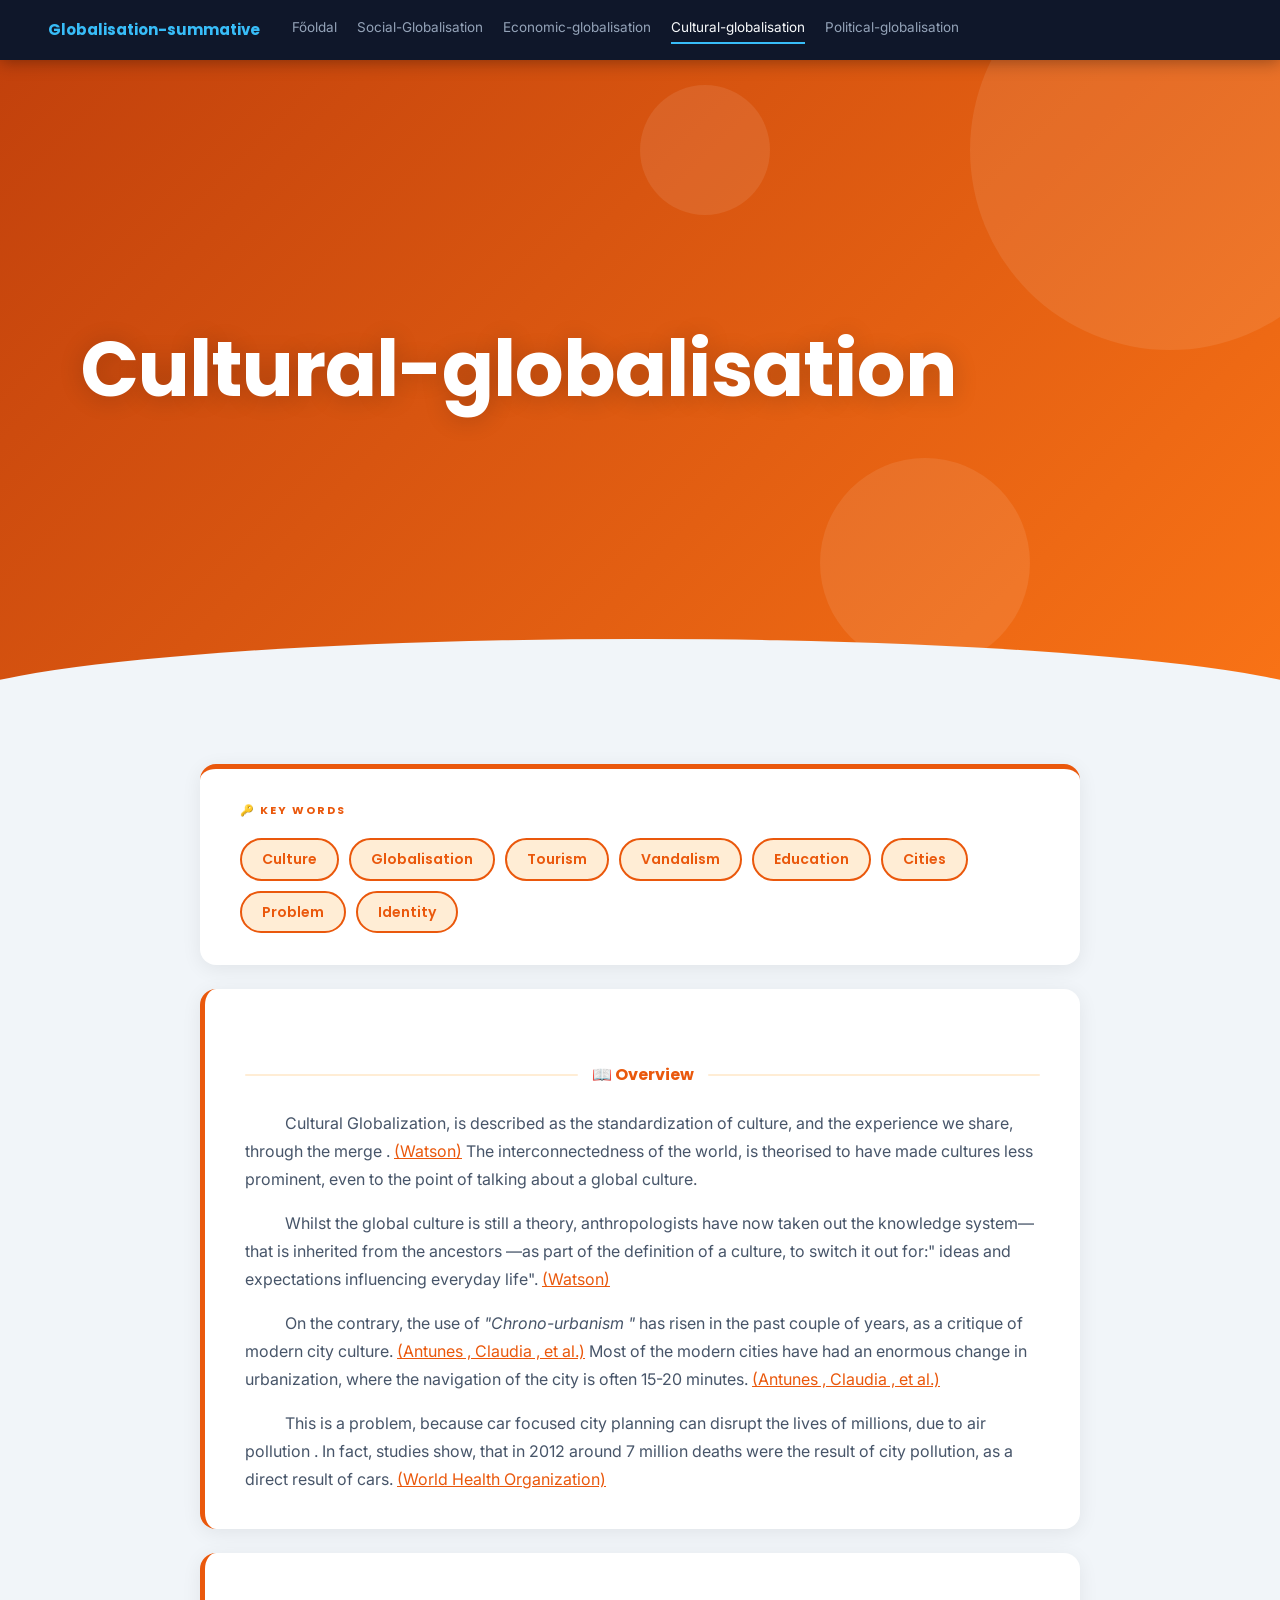
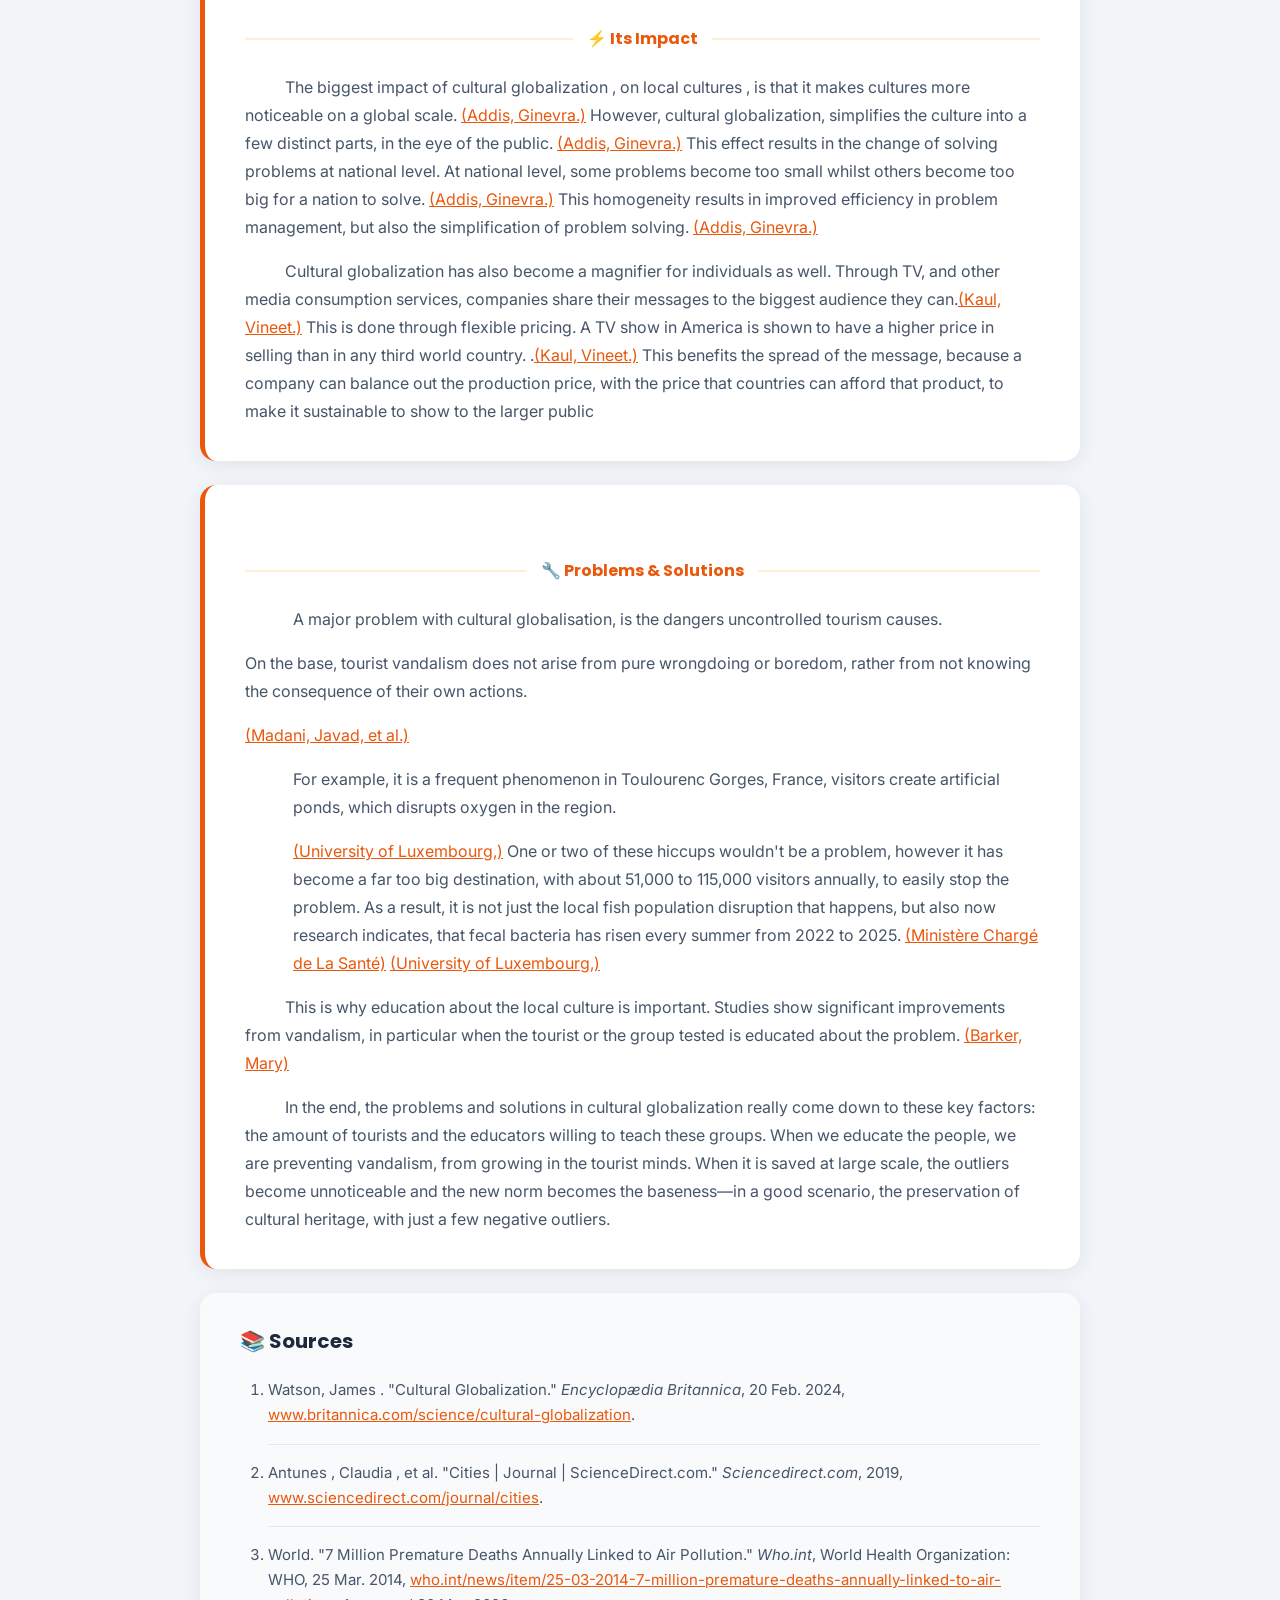
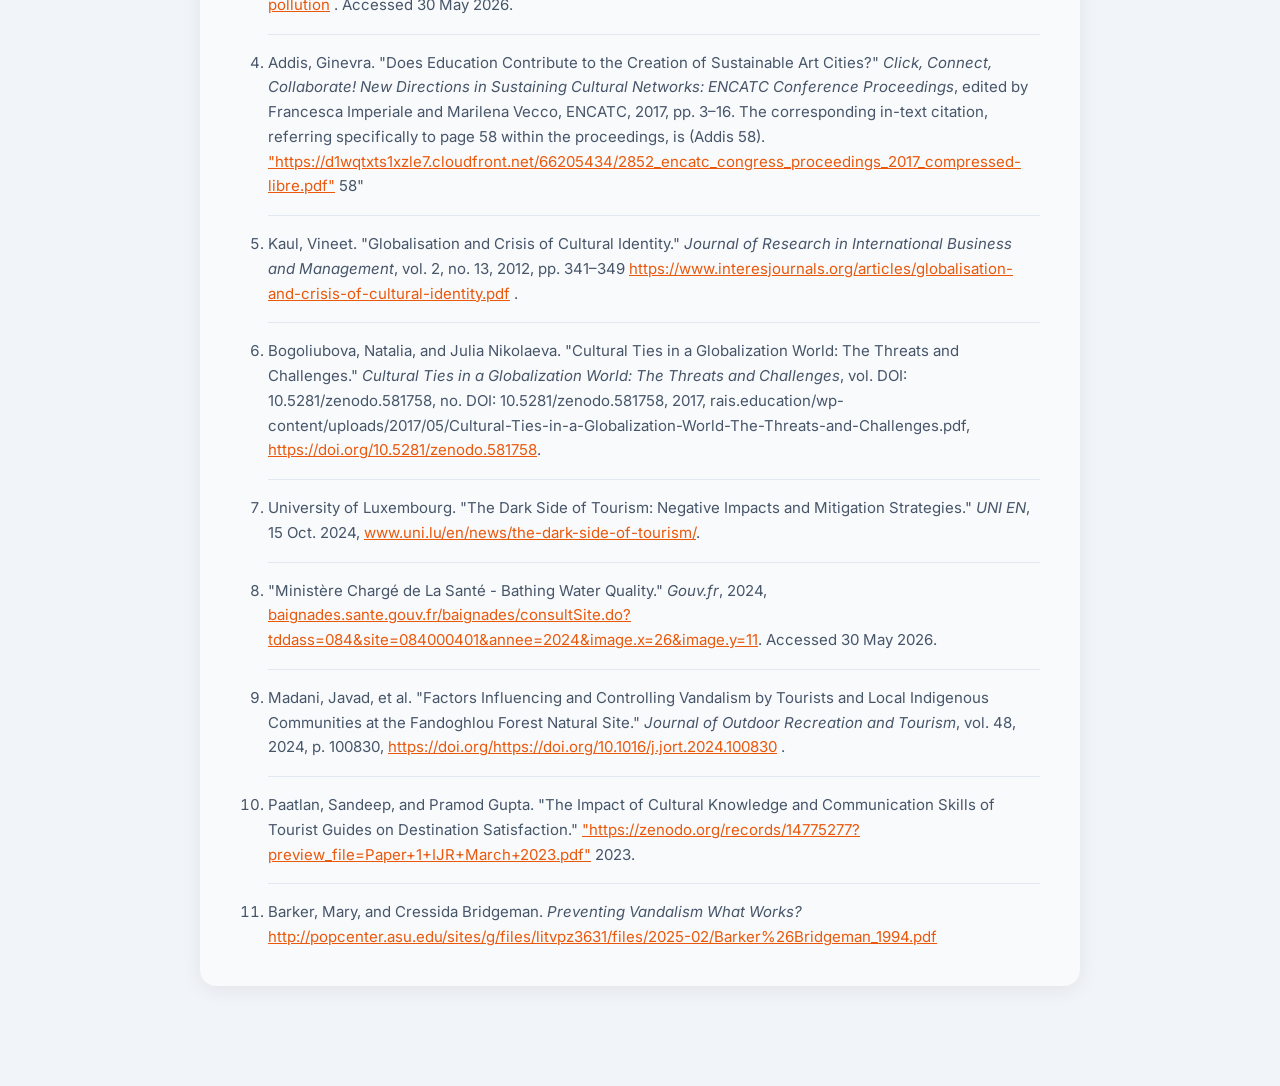
<file: cultural-globalisation.html>
<!DOCTYPE html>
<html lang="en">
<head>
  <meta charset="UTF-8">
  <meta name="viewport" content="width=device-width, initial-scale=1.0">
  <title>I&amp;S globalisation summative – Cultural-globalisation</title>
  <link rel="stylesheet" href="styles.css">
</head>
<body class="theme-cult">

  <nav>
    <a href="index.html" class="nav-brand">Globalisation-summative</a>
    <div class="nav-links">
      <a href="index.html">Főoldal</a>
      <a href="social-globalisation.html">Social-Globalisation</a>
      <a href="economic-globalisation.html">Economic-globalisation</a>
      <a href="cultural-globalisation.html" class="active">Cultural-globalisation</a>
      <a href="political-globalisation.html">Political-globalisation</a>
    </div>
  </nav>

  <div class="hero">
    <div class="blob" style="width:400px;height:400px;right:-90px;top:-110px;"></div>
    <div class="blob" style="width:210px;height:210px;right:250px;bottom:40px;"></div>
    <div class="blob" style="width:130px;height:130px;left:50%;top:25px;"></div>
    <h1 class="hero-title">Cultural-globalisation</h1>
  </div>

  <div class="page-content">

    <!-- ── Keywords ── -->
    <div class="keywords-card">
      <div class="kw-label">🔑 Key Words</div>
      <div class="tags">
        <span class="tag">Culture</span>
        <span class="tag">Globalisation</span>
        <span class="tag">Tourism</span>
        <span class="tag">Vandalism</span>
        <span class="tag">Education</span>
        <span class="tag">Cities</span>
        <span class="tag">Problem</span>
        <span class="tag">Identity</span>
      </div>
    </div>

    <!-- ── Overview ── -->
    <div class="card accent-left">
      <div class="sec-label">
        <span class="sec-label-text">📖 Overview</span>
      </div>

      <p class="indent">Cultural Globalization, is described as the standardization of culture, and the experience we share, through the merge . <a href="https://www.britannica.com/science/cultural-globalization">(Watson)</a> The interconnectedness of the world, is theorised to have made cultures less prominent, even to the point of talking about a global culture.</p>

      <p class="indent">Whilst the global culture is still a theory, anthropologists have now taken out the knowledge system—that is inherited from the ancestors —as part of the definition of a culture, to switch it out for:" ideas and expectations influencing everyday life". <a href="https://www.britannica.com/science/cultural-globalization">(Watson)</a></p>

      <p class="indent">On the contrary, the use of  <span class="iq">"Chrono-urbanism "</span> has risen in the past couple of years, as a critique of modern city culture. <a href="https://www.sciencedirect.com/journal/cities">(Antunes , Claudia , et al.)</a> Most of the modern cities have had  an enormous change in urbanization, where the navigation  of the city is often 15-20 minutes.  <a href="https://www.sciencedirect.com/journal/cities">(Antunes , Claudia , et al.)</a></p>

      <p class="indent">This is a problem, because car focused city planning can disrupt the lives of millions, due to air pollution . In fact, studies show, that in 2012 around 7 million deaths were the result of city pollution, as a direct result of cars. <a href="https://who.int/news/item/25-03-2014-7-million-premature-deaths-annually-linked-to-air-pollution">(World Health Organization)</a></p>
    </div>

    <!-- ── Its Impact ── -->
    <div class="card accent-left">
      <div class="sec-label">
        <span class="sec-label-text">⚡ Its Impact</span>
      </div>

      <p class="indent">The biggest impact of cultural globalization , on local cultures , is that it makes cultures more noticeable on a global scale. <a href="https://d1wqtxts1xzle7.cloudfront.net/66205434/2852_encatc_congress_proceedings_2017_compressed-libre.pdf">(Addis, Ginevra.)</a> However, cultural globalization, simplifies the culture into a few distinct parts, in the eye of the public. <a href="https://d1wqtxts1xzle7.cloudfront.net/66205434/2852_encatc_congress_proceedings_2017_compressed-libre.pdf">(Addis, Ginevra.)</a>  This effect results in the change of solving problems at national level. At national level, some problems become too small whilst others become too big for a nation to solve. <a href="https://d1wqtxts1xzle7.cloudfront.net/66205434/2852_encatc_congress_proceedings_2017_compressed-libre.pdf">(Addis, Ginevra.)</a> This homogeneity results in improved efficiency in problem management, but also the simplification of problem solving. <a href="https://d1wqtxts1xzle7.cloudfront.net/66205434/2852_encatc_congress_proceedings_2017_compressed-libre.pdf">(Addis, Ginevra.)</a></p>

      <p class="indent">Cultural globalization has also become a magnifier for individuals as well. Through TV, and other media consumption services, companies share their messages to the biggest    audience they can.<a href="https://www.interesjournals.org/articles/globalisation-and-crisis-of-cultural-identity.pdf">(Kaul, Vineet.)</a> This is done through flexible pricing. A TV show in America is shown to have a higher price in selling than in any third world country. .<a href="https://www.interesjournals.org/articles/globalisation-and-crisis-of-cultural-identity.pdf">(Kaul, Vineet.)</a>  This benefits the spread of the message, because a company can balance out the production price, with the price that countries can afford that product, to make it sustainable to show to the larger public</p>
    </div>

    <!-- ── Problems / Solutions ── -->
    <div class="card accent-left">
      <div class="sec-label">
        <span class="sec-label-text">🔧 Problems &amp; Solutions</span>
      </div>

      <p class="p-block">A major problem with cultural globalisation, is the dangers uncontrolled tourism causes.</p>

      <p class="no-indent">On the base, tourist vandalism does not arise from pure wrongdoing or boredom, rather from not knowing the consequence of their own actions.</p>

      <p class="no-indent"><a href="https://doi.org/10.1016/j.jort.2024.100830">(Madani, Javad, et al.)</a></p>

      <p class="p-block">For example, it is a frequent phenomenon in Toulourenc Gorges, France, visitors create artificial ponds, which disrupts oxygen in the region.</p>

      <p class="p-block"><a href="https://www.uni.lu/en/news/the-dark-side-of-tourism/">(University of Luxembourg,)</a> One or two of these hiccups wouldn't be a problem,  however it has become a far too big destination, with about 51,000 to 115,000 visitors annually, to easily stop the problem. As a result, it is not just the local fish population disruption that happens, but also now research indicates, that fecal bacteria has risen every summer from 2022 to 2025. <a href="https://baignades.sante.gouv.fr/baignades/consultSite.do?tddass=084&site=084000401&annee=2024&image.x=26&image.y=11">(Ministère Chargé de La Santé)</a>  <a href="https://www.uni.lu/en/news/the-dark-side-of-tourism/">(University of Luxembourg,)</a></p>

      <p class="indent">This is why education about the local culture is important. Studies show significant improvements from vandalism, in particular when the tourist or the group tested is educated about the problem.  <a href="http://popcenter.asu.edu/sites/g/files/litvpz3631/files/2025-02/Barker%26Bridgeman_1994.pdf">(Barker, Mary)</a></p>

      <p class="indent">In the end, the problems and solutions in cultural globalization really come down to these key factors: the amount of tourists and the educators willing to teach these groups. When we educate the people, we are preventing vandalism, from growing in the tourist minds. When it is saved at large scale, the outliers become unnoticeable and the new norm becomes the baseness—in a good scenario, the preservation of cultural heritage, with just a few negative outliers.</p>
    </div>

    <!-- ── Sources ── -->
    <div class="sources-card">
      <h2 class="card-heading">📚 Sources</h2>
      <ol class="sources">
        <li>Watson, James . "Cultural Globalization." <em>Encyclopædia Britannica</em>, 20 Feb. 2024, <a href="https://www.britannica.com/science/cultural-globalization">www.britannica.com/science/cultural-globalization</a>.</li>
        <li>Antunes , Claudia , et al. "Cities | Journal | ScienceDirect.com." <em>Sciencedirect.com</em>, 2019, <a href="https://www.sciencedirect.com/journal/cities">www.sciencedirect.com/journal/cities</a>.</li>
        <li>World. "7 Million Premature Deaths Annually Linked to Air Pollution." <em>Who.int</em>, World Health Organization: WHO, 25 Mar. 2014, <a href="https://who.int/news/item/25-03-2014-7-million-premature-deaths-annually-linked-to-air-pollution">who.int/news/item/25-03-2014-7-million-premature-deaths-annually-linked-to-air-pollution</a> . Accessed 30 May 2026.</li>
        <li>Addis, Ginevra. "Does Education Contribute to the Creation of Sustainable Art Cities?" <em>Click, Connect, Collaborate! New Directions in Sustaining Cultural Networks: ENCATC Conference Proceedings</em>, edited by Francesca Imperiale and Marilena Vecco, ENCATC, 2017, pp. 3–16. The corresponding in-text citation, referring specifically to page 58 within the proceedings, is (Addis 58). <a href="https://d1wqtxts1xzle7.cloudfront.net/66205434/2852_encatc_congress_proceedings_2017_compressed-libre.pdf">"https://d1wqtxts1xzle7.cloudfront.net/66205434/2852_encatc_congress_proceedings_2017_compressed-libre.pdf"</a> 58"</li>
        <li>Kaul, Vineet. "Globalisation and Crisis of Cultural Identity." <em>Journal of Research in International Business and Management</em>, vol. 2, no. 13, 2012, pp. 341–349 <a href="https://www.interesjournals.org/articles/globalisation-and-crisis-of-cultural-identity.pdf">https://www.interesjournals.org/articles/globalisation-and-crisis-of-cultural-identity.pdf</a> .</li>
        <li>Bogoliubova, Natalia, and Julia Nikolaeva. "Cultural Ties in a Globalization World: The Threats and Challenges." <em>Cultural Ties in a Globalization World: The Threats and Challenges</em>, vol. DOI: 10.5281/zenodo.581758, no. DOI: 10.5281/zenodo.581758, 2017, rais.education/wp-content/uploads/2017/05/Cultural-Ties-in-a-Globalization-World-The-Threats-and-Challenges.pdf, <a href="https://doi.org/10.5281/zenodo.581758">https://doi.org/10.5281/zenodo.581758</a>.</li>
        <li>University of Luxembourg. "The Dark Side of Tourism: Negative Impacts and Mitigation Strategies." <em>UNI EN</em>, 15 Oct. 2024, <a href="https://www.uni.lu/en/news/the-dark-side-of-tourism/">www.uni.lu/en/news/the-dark-side-of-tourism/</a>.</li>
        <li>"Ministère Chargé de La Santé - Bathing Water Quality." <em>Gouv.fr</em>, 2024, <a href="https://baignades.sante.gouv.fr/baignades/consultSite.do?tddass=084&site=084000401&annee=2024&image.x=26&image.y=11">baignades.sante.gouv.fr/baignades/consultSite.do?tddass=084&amp;site=084000401&amp;annee=2024&amp;image.x=26&amp;image.y=11</a>.  Accessed 30 May 2026.</li>
        <li>Madani, Javad, et al. "Factors Influencing and Controlling Vandalism by Tourists and Local Indigenous Communities at the Fandoghlou Forest Natural Site." <em>Journal of Outdoor Recreation and Tourism</em>, vol. 48, 2024, p. 100830, <a href="https://doi.org/10.1016/j.jort.2024.100830">https://doi.org/https://doi.org/10.1016/j.jort.2024.100830</a> .</li>
        <li>Paatlan, Sandeep, and Pramod Gupta. "The Impact of Cultural Knowledge and Communication Skills of Tourist Guides on Destination Satisfaction." <a href="https://zenodo.org/records/14775277?preview_file=Paper+1+IJR+March+2023.pdf">"https://zenodo.org/records/14775277?preview_file=Paper+1+IJR+March+2023.pdf"</a>  2023.</li>
        <li>Barker, Mary, and Cressida Bridgeman. <em>Preventing Vandalism What Works?</em> <a href="http://popcenter.asu.edu/sites/g/files/litvpz3631/files/2025-02/Barker%26Bridgeman_1994.pdf">http://popcenter.asu.edu/sites/g/files/litvpz3631/files/2025-02/Barker%26Bridgeman_1994.pdf</a></li>
      </ol>
    </div>

  </div><!-- /page-content -->
</body>
</html>
</file>
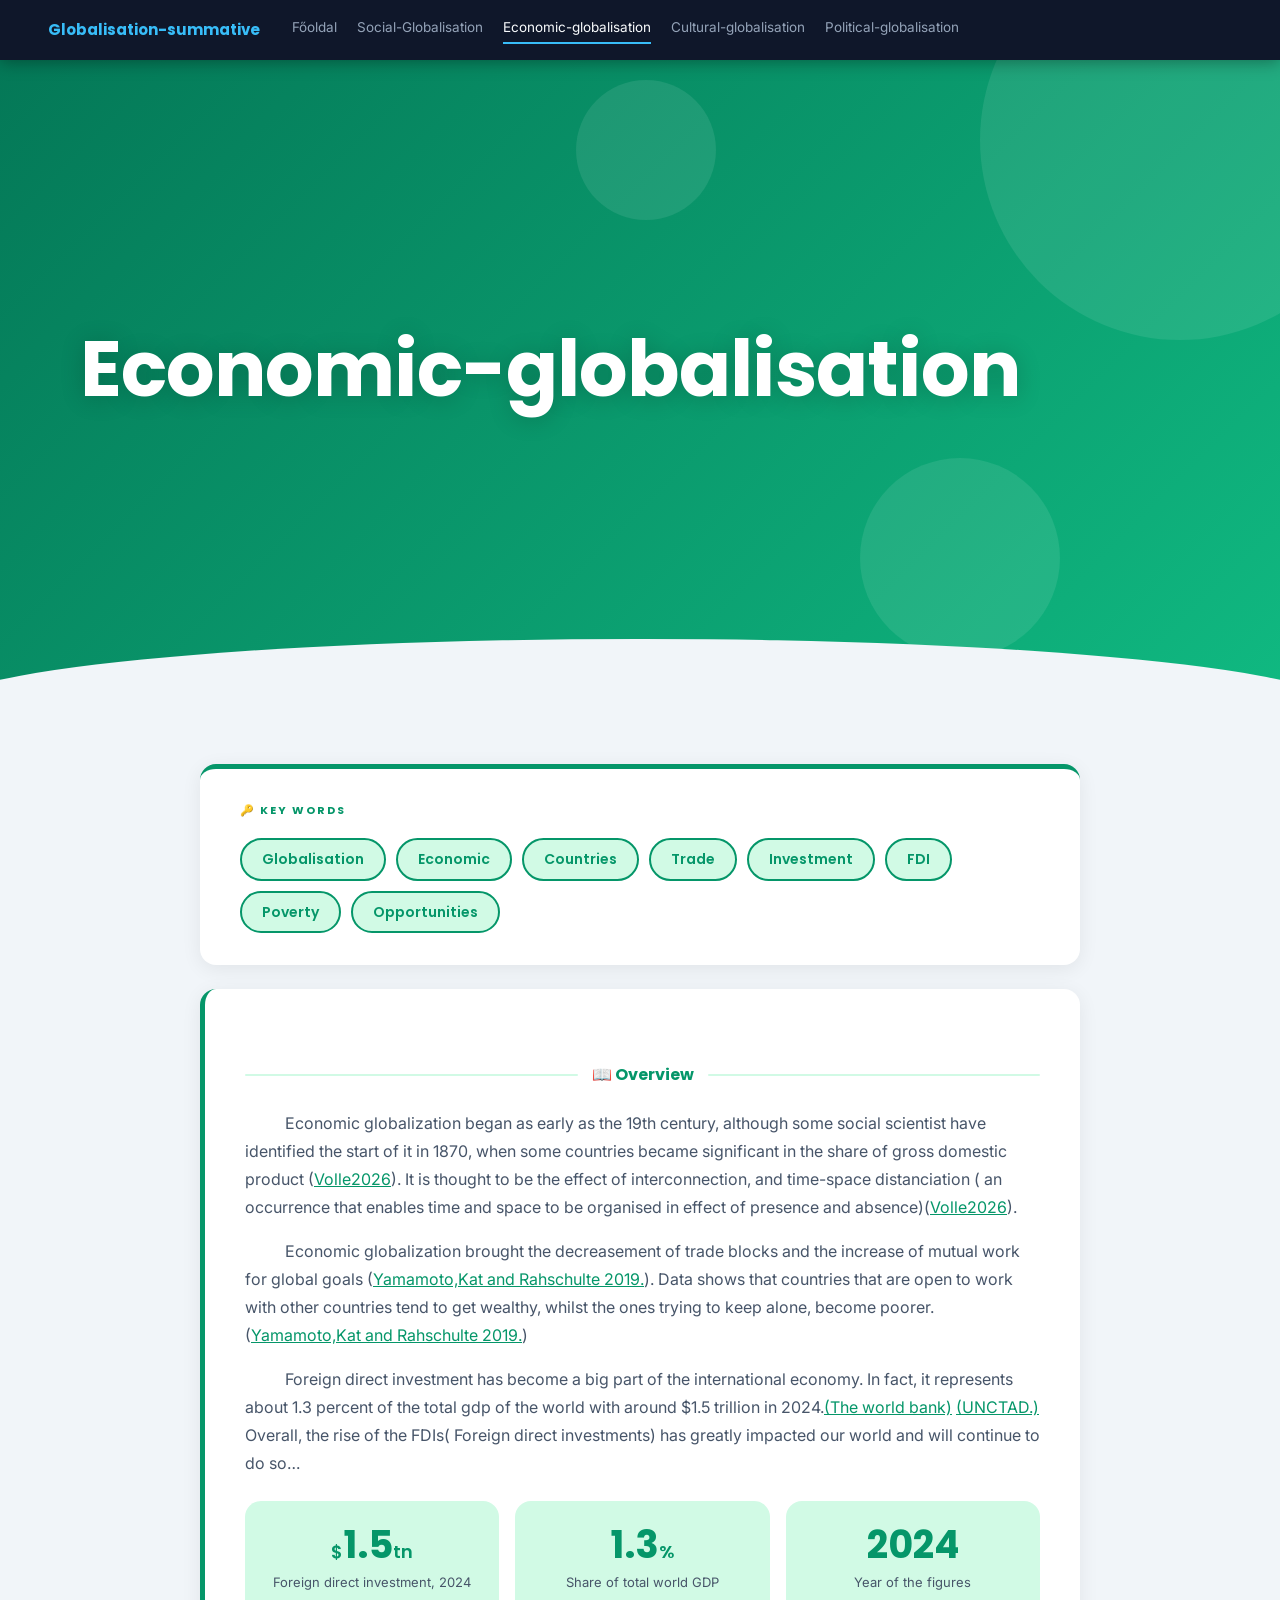
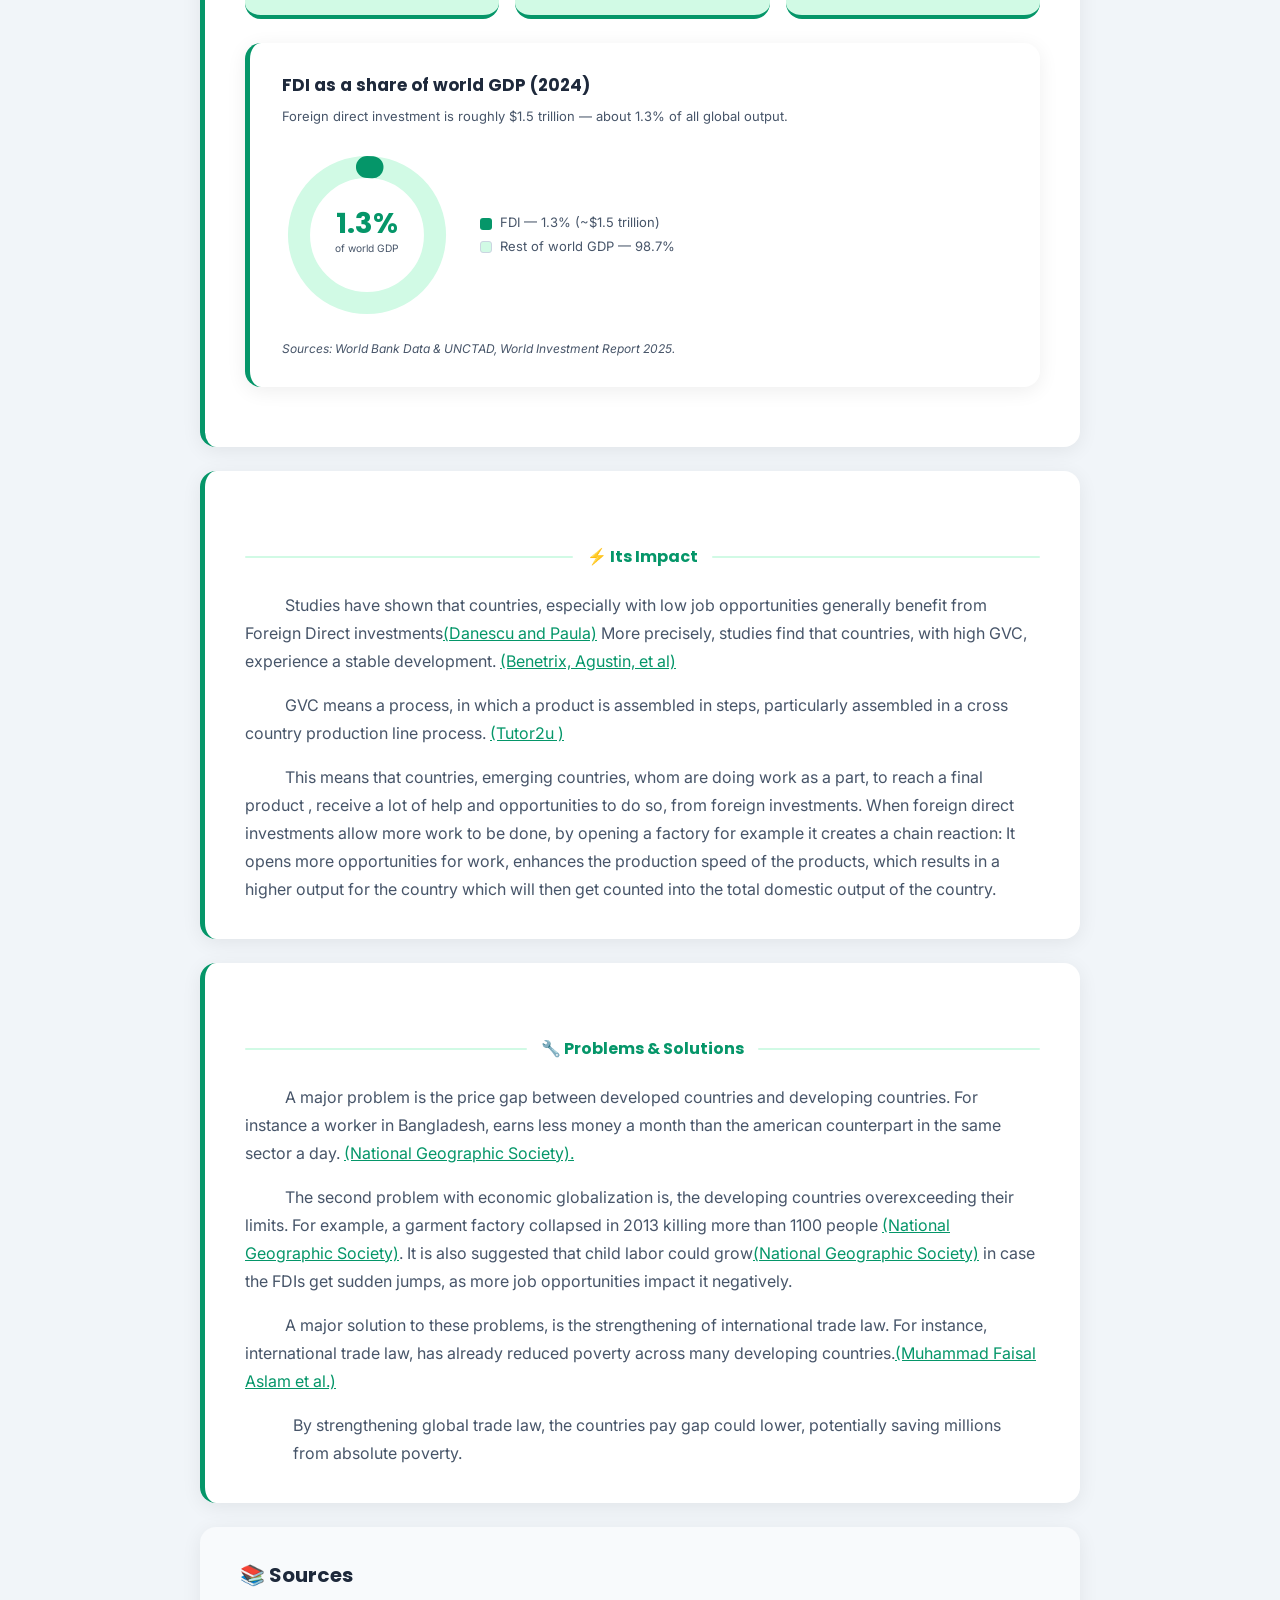
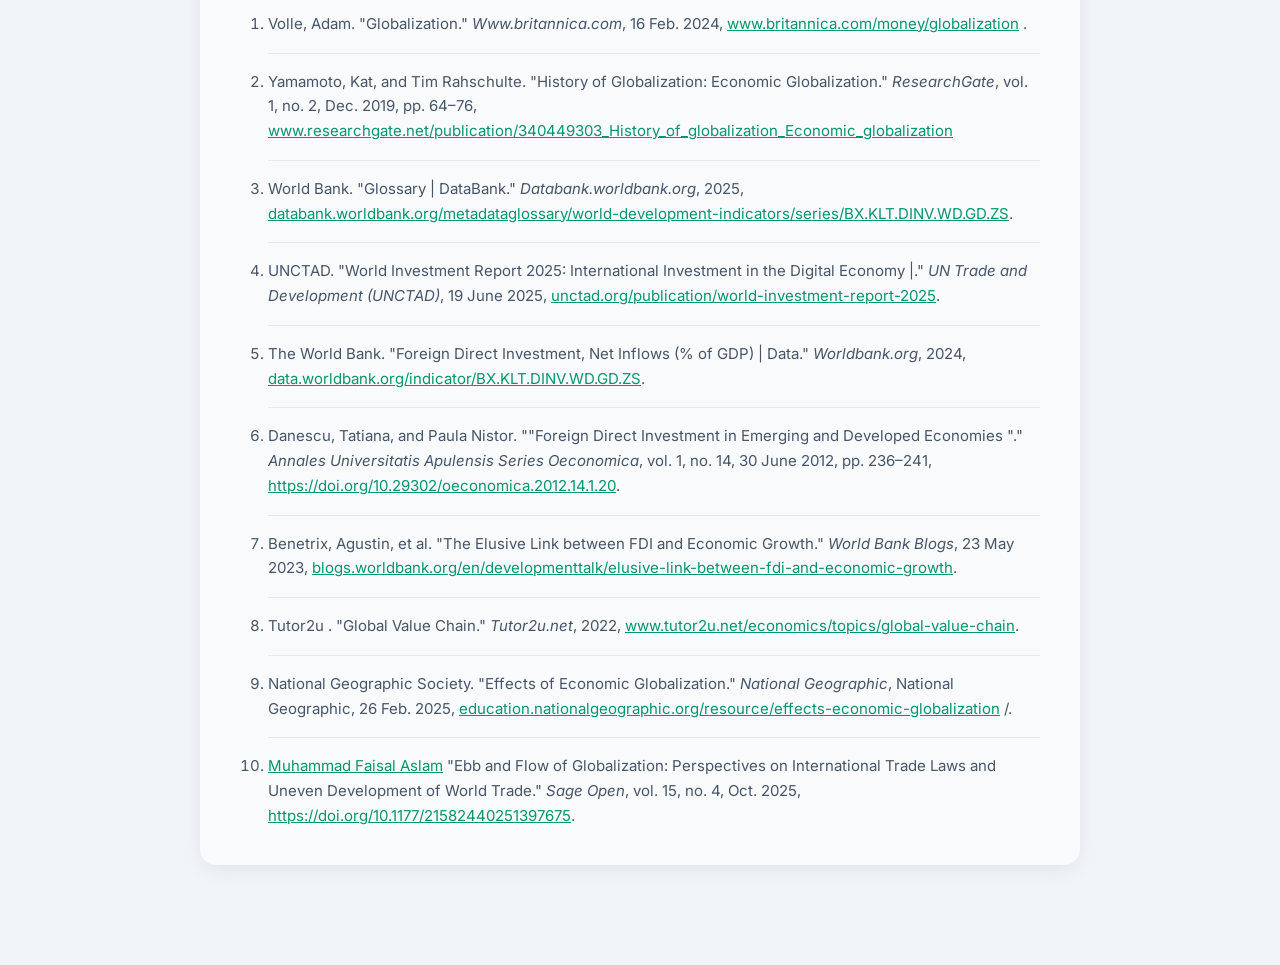
<file: economic-globalisation.html>
<!DOCTYPE html>
<html lang="en">
<head>
  <meta charset="UTF-8">
  <meta name="viewport" content="width=device-width, initial-scale=1.0">
  <title>I&amp;S globalisation summative – Economic-globalisation</title>
  <link rel="stylesheet" href="styles.css">
</head>
<body class="theme-econ">

  <nav>
    <a href="index.html" class="nav-brand">Globalisation-summative</a>
    <div class="nav-links">
      <a href="index.html">Főoldal</a>
      <a href="social-globalisation.html">Social-Globalisation</a>
      <a href="economic-globalisation.html" class="active">Economic-globalisation</a>
      <a href="cultural-globalisation.html">Cultural-globalisation</a>
      <a href="political-globalisation.html">Political-globalisation</a>
    </div>
  </nav>

  <div class="hero">
    <div class="blob" style="width:400px;height:400px;right:-100px;top:-120px;"></div>
    <div class="blob" style="width:200px;height:200px;right:220px;bottom:50px;"></div>
    <div class="blob" style="width:140px;height:140px;left:45%;top:20px;"></div>
    <h1 class="hero-title">Economic-globalisation</h1>
  </div>

  <div class="page-content">

    <!-- ── Keywords ── -->
    <div class="keywords-card">
      <div class="kw-label">🔑 Key Words</div>
      <div class="tags">
        <span class="tag">Globalisation</span>
        <span class="tag">Economic</span>
        <span class="tag">Countries</span>
        <span class="tag">Trade</span>
        <span class="tag">Investment</span>
        <span class="tag">FDI</span>
        <span class="tag">Poverty</span>
        <span class="tag">Opportunities</span>
      </div>
    </div>

    <!-- ── Overview ── -->
    <div class="card accent-left">
      <div class="sec-label">
        <span class="sec-label-text">📖 Overview</span>
      </div>

      <p class="indent">Economic globalization began as early as the 19th century, although some social scientist have identified the start of it in 1870, when some countries became significant in the share of gross domestic product (<a href="https://www.britannica.com/money/globalization">Volle2026</a>). It is thought to be the effect of interconnection, and time-space distanciation ( an occurrence that enables time and space to be organised in effect of presence and absence)(<a href="https://www.britannica.com/money/globalization">Volle2026</a>).</p>

      <p class="indent">Economic globalization brought the decreasement of trade blocks and the increase of mutual work for global goals (<a href="https://www.researchgate.net/publication/340449303_History_of_globalization_Economic_globalization">Yamamoto,Kat and Rahschulte 2019.</a>). Data shows that countries that are open to work with other countries tend to get wealthy, whilst the ones trying to keep alone, become poorer. (<a href="https://www.researchgate.net/publication/340449303_History_of_globalization_Economic_globalization">Yamamoto,Kat and Rahschulte 2019.</a>)</p>

      <p class="indent">Foreign direct investment has become a big part of the international economy. In fact, it represents about 1.3 percent of the total gdp of the world with around $1.5 trillion in 2024.<a href="https://databank.worldbank.org/metadataglossary/world-development-indicators/series/BX.KLT.DINV.WD.GD.ZS">(The world bank)</a> <a href="https://unctad.org/publication/world-investment-report-2025">(UNCTAD.)</a> Overall, the rise of the FDIs( Foreign direct investments) has greatly impacted our world and will continue to do so…</p>

      <!-- ── Stat cards: FDI 2024 ── -->
      <div class="stat-grid">
        <div class="stat-card">
          <div class="stat-figure"><span class="unit">$</span>1.5<span class="unit">tn</span></div>
          <div class="stat-label">Foreign direct investment, 2024</div>
        </div>
        <div class="stat-card">
          <div class="stat-figure">1.3<span class="unit">%</span></div>
          <div class="stat-label">Share of total world GDP</div>
        </div>
        <div class="stat-card">
          <div class="stat-figure">2024</div>
          <div class="stat-label">Year of the figures</div>
        </div>
      </div>

      <!-- ── Donut chart: FDI share of world GDP ── -->
      <div class="chart-card">
        <div class="chart-title">FDI as a share of world GDP (2024)</div>
        <div class="chart-sub">Foreign direct investment is roughly $1.5 trillion — about 1.3% of all global output.</div>

        <div class="donut-wrap">
          <svg class="donut" width="170" height="170" viewBox="0 0 200 200" role="img"
               aria-label="Donut chart: FDI is 1.3 percent of world GDP">
            <circle class="donut-ring-bg" cx="100" cy="100" r="80" fill="none" stroke-width="26"></circle>
            <circle class="donut-ring-val" cx="100" cy="100" r="80" fill="none" stroke-width="26"
                    stroke-dasharray="6.53 496.12" stroke-dashoffset="0"
                    transform="rotate(-90 100 100)"></circle>
            <text class="donut-center-num" x="100" y="98" text-anchor="middle" font-size="34">1.3%</text>
            <text class="donut-center-lbl" x="100" y="120" text-anchor="middle" font-size="12">of world GDP</text>
          </svg>

          <div class="donut-legend">
            <div><span class="swatch val"></span>FDI — 1.3% (~$1.5&nbsp;trillion)</div>
            <div><span class="swatch rest"></span>Rest of world GDP — 98.7%</div>
          </div>
        </div>

        <p class="chart-source">Sources: World Bank Data &amp; UNCTAD, World Investment Report 2025.</p>
      </div>
    </div>

    <!-- ── Its Impact ── -->
    <div class="card accent-left">
      <div class="sec-label">
        <span class="sec-label-text">⚡ Its Impact</span>
      </div>

      <p class="indent">Studies have shown that countries, especially with low job opportunities generally benefit from Foreign Direct investments<a href="https://doi.org/10.29302/oeconomica.2012.14.1.20">(Danescu and Paula)</a> More precisely, studies find that countries, with high GVC, experience a stable development. <a href="https://blogs.worldbank.org/en/developmenttalk/elusive-link-between-fdi-and-economic-growth">(Benetrix, Agustin, et al)</a></p>

      <p class="indent">GVC means a process, in which a product is assembled in steps, particularly assembled in a cross country production line process. <a href="https://www.tutor2u.net/economics/topics/global-value-chain">(Tutor2u )</a></p>

      <p class="indent">This means that countries, emerging countries, whom are doing work as a part, to reach a final product , receive a lot of help and opportunities to do so, from foreign investments. When foreign direct investments allow more work to be done, by opening a factory for example it creates a chain reaction: It opens more opportunities for work, enhances the production speed of the products, which results in a higher output for the country which will then get counted into the total domestic output of the country.</p>
    </div>

    <!-- ── Problems / Solutions ── -->
    <div class="card accent-left">
      <div class="sec-label">
        <span class="sec-label-text">🔧 Problems &amp; Solutions</span>
      </div>

      <p class="indent">A major problem is the price gap between developed countries and developing countries. For instance a worker in Bangladesh, earns less money a month than the american counterpart in the same sector a day. <a href="https://education.nationalgeographic.org/resource/effects-economic-globalization">(National Geographic Society).</a></p>

      <p class="indent">The second problem with economic globalization is, the developing countries overexceeding their limits. For example, a garment factory collapsed in 2013 killing more than 1100 people <a href="https://education.nationalgeographic.org/resource/effects-economic-globalization">(National Geographic Society)</a>. It is also suggested that child labor could grow<a href="https://education.nationalgeographic.org/resource/effects-economic-globalization">(National Geographic Society)</a> in case the FDIs get sudden jumps, as more job opportunities impact it negatively.</p>

      <p class="indent">A major solution to these problems, is the strengthening of international trade law. For instance, international trade law, has already reduced poverty across many developing countries.<a href="https://doi.org/10.1177/21582440251397675">(Muhammad Faisal Aslam et al.)</a></p>

      <p class="p-block">By strengthening global trade law, the countries pay gap could lower, potentially saving millions from absolute poverty.</p>
    </div>

    <!-- ── Sources ── -->
    <div class="sources-card">
      <h2 class="card-heading">📚 Sources</h2>
      <ol class="sources">
        <li>Volle, Adam. "Globalization." <em>Www.britannica.com</em>, 16 Feb. 2024, <a href="https://www.britannica.com/money/globalization">www.britannica.com/money/globalization</a> .</li>
        <li>Yamamoto, Kat, and Tim Rahschulte. "History of Globalization: Economic Globalization." <em>ResearchGate</em>, vol. 1, no. 2, Dec. 2019, pp. 64–76, <a href="https://www.researchgate.net/publication/340449303_History_of_globalization_Economic_globalization">www.researchgate.net/publication/340449303_History_of_globalization_Economic_globalization</a></li>
        <li>World Bank. "Glossary | DataBank." <em>Databank.worldbank.org</em>, 2025, <a href="https://databank.worldbank.org/metadataglossary/world-development-indicators/series/BX.KLT.DINV.WD.GD.ZS">databank.worldbank.org/metadataglossary/world-development-indicators/series/BX.KLT.DINV.WD.GD.ZS</a>.</li>
        <li>UNCTAD. "World Investment Report 2025: International Investment in the Digital Economy |." <em>UN Trade and Development (UNCTAD)</em>, 19 June 2025, <a href="https://unctad.org/publication/world-investment-report-2025">unctad.org/publication/world-investment-report-2025</a>.</li>
        <li>The World Bank. "Foreign Direct Investment, Net Inflows (% of GDP) | Data." <em>Worldbank.org</em>, 2024, <a href="https://data.worldbank.org/indicator/BX.KLT.DINV.WD.GD.ZS">data.worldbank.org/indicator/BX.KLT.DINV.WD.GD.ZS</a>.</li>
        <li>Danescu, Tatiana, and Paula Nistor. ""Foreign Direct Investment in Emerging and Developed Economies "." <em>Annales Universitatis Apulensis Series Oeconomica</em>, vol. 1, no. 14, 30 June 2012, pp. 236–241, <a href="https://doi.org/10.29302/oeconomica.2012.14.1.20">https://doi.org/10.29302/oeconomica.2012.14.1.20</a>.</li>
        <li>Benetrix, Agustin, et al. "The Elusive Link between FDI and Economic Growth." <em>World Bank Blogs</em>, 23 May 2023, <a href="https://blogs.worldbank.org/en/developmenttalk/elusive-link-between-fdi-and-economic-growth">blogs.worldbank.org/en/developmenttalk/elusive-link-between-fdi-and-economic-growth</a>.</li>
        <li>Tutor2u . "Global Value Chain." <em>Tutor2u.net</em>, 2022, <a href="https://www.tutor2u.net/economics/topics/global-value-chain">www.tutor2u.net/economics/topics/global-value-chain</a>.</li>
        <li>National Geographic Society. "Effects of Economic Globalization." <em>National Geographic</em>, National Geographic, 26 Feb. 2025, <a href="https://education.nationalgeographic.org/resource/effects-economic-globalization">education.nationalgeographic.org/resource/effects-economic-globalization</a> /.</li>
        <li><a href="https://doi.org/10.1177/21582440251397675">Muhammad Faisal Aslam</a>  "Ebb and Flow of Globalization: Perspectives on International Trade Laws and Uneven Development of World Trade." <em>Sage Open</em>, vol. 15, no. 4, Oct. 2025, <a href="https://doi.org/10.1177/21582440251397675">https://doi.org/10.1177/21582440251397675</a>.</li>
      </ol>
    </div>

  </div><!-- /page-content -->
</body>
</html>
</file>
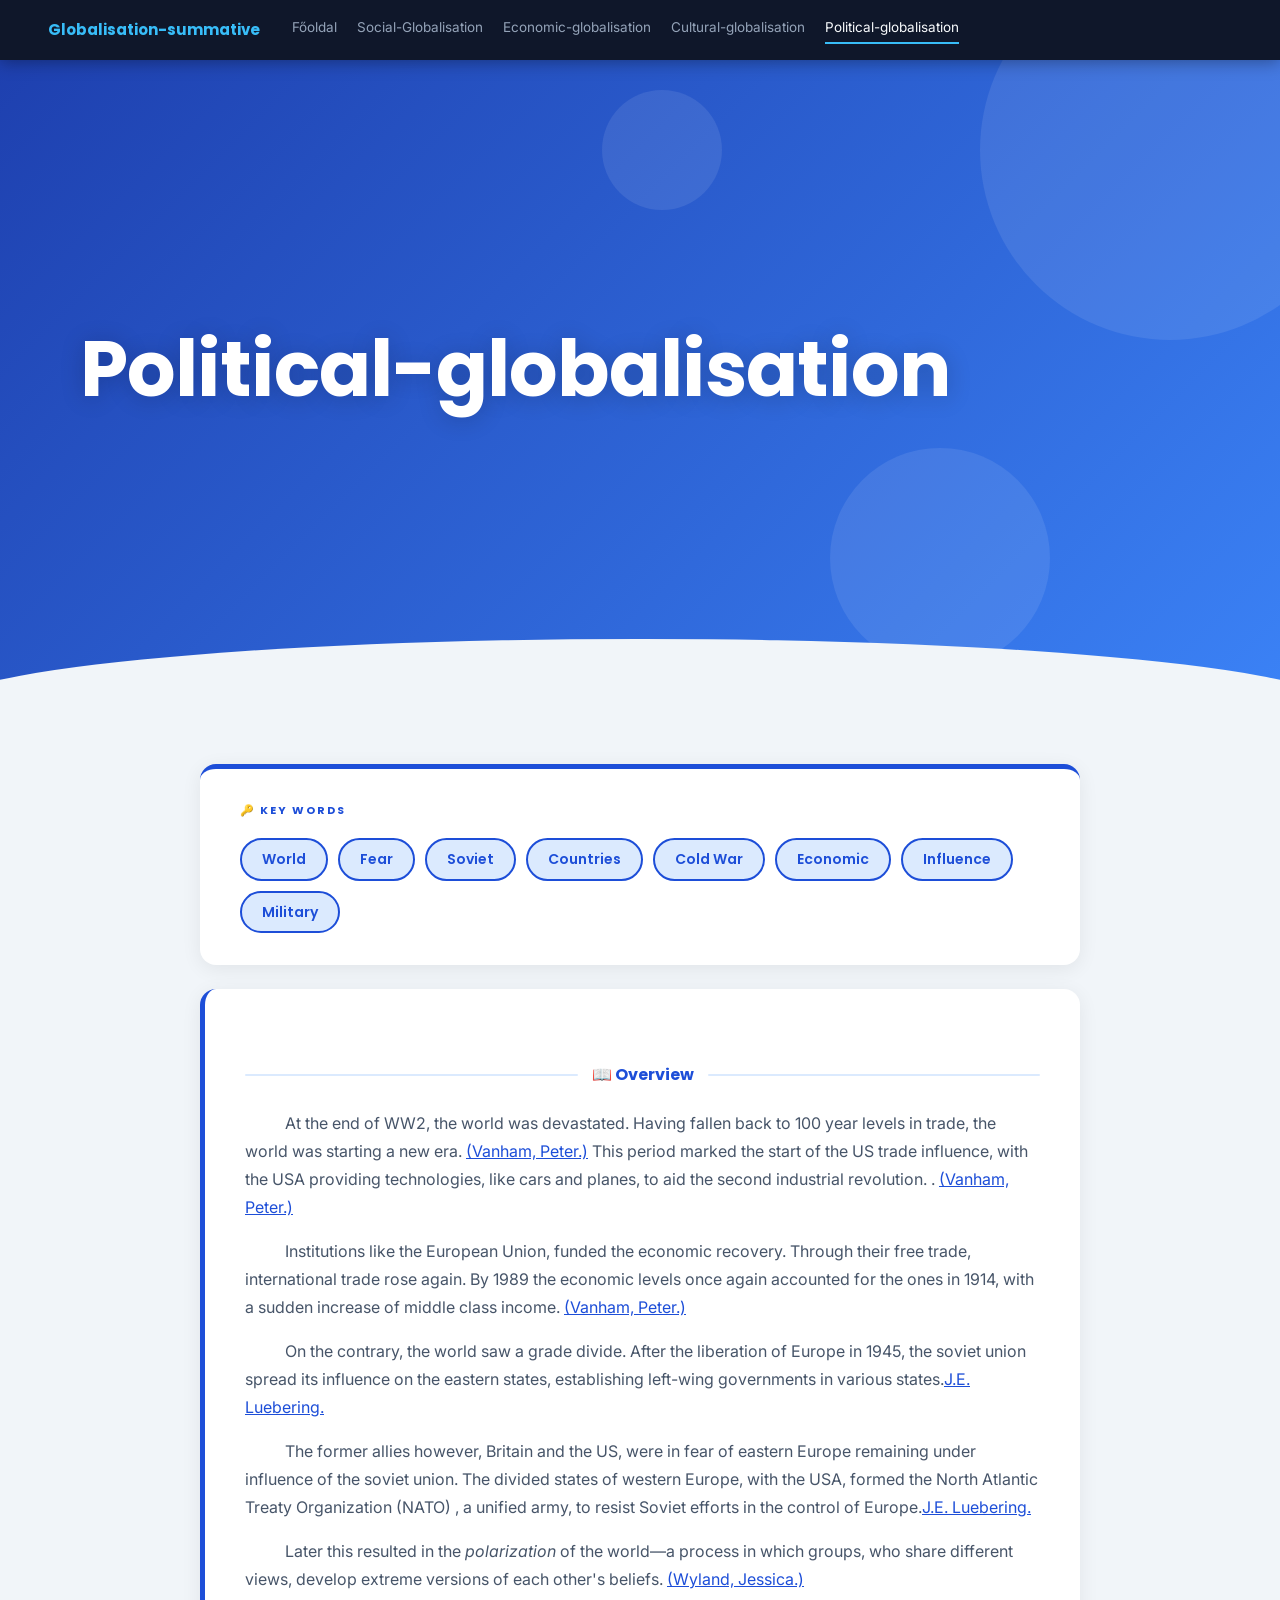
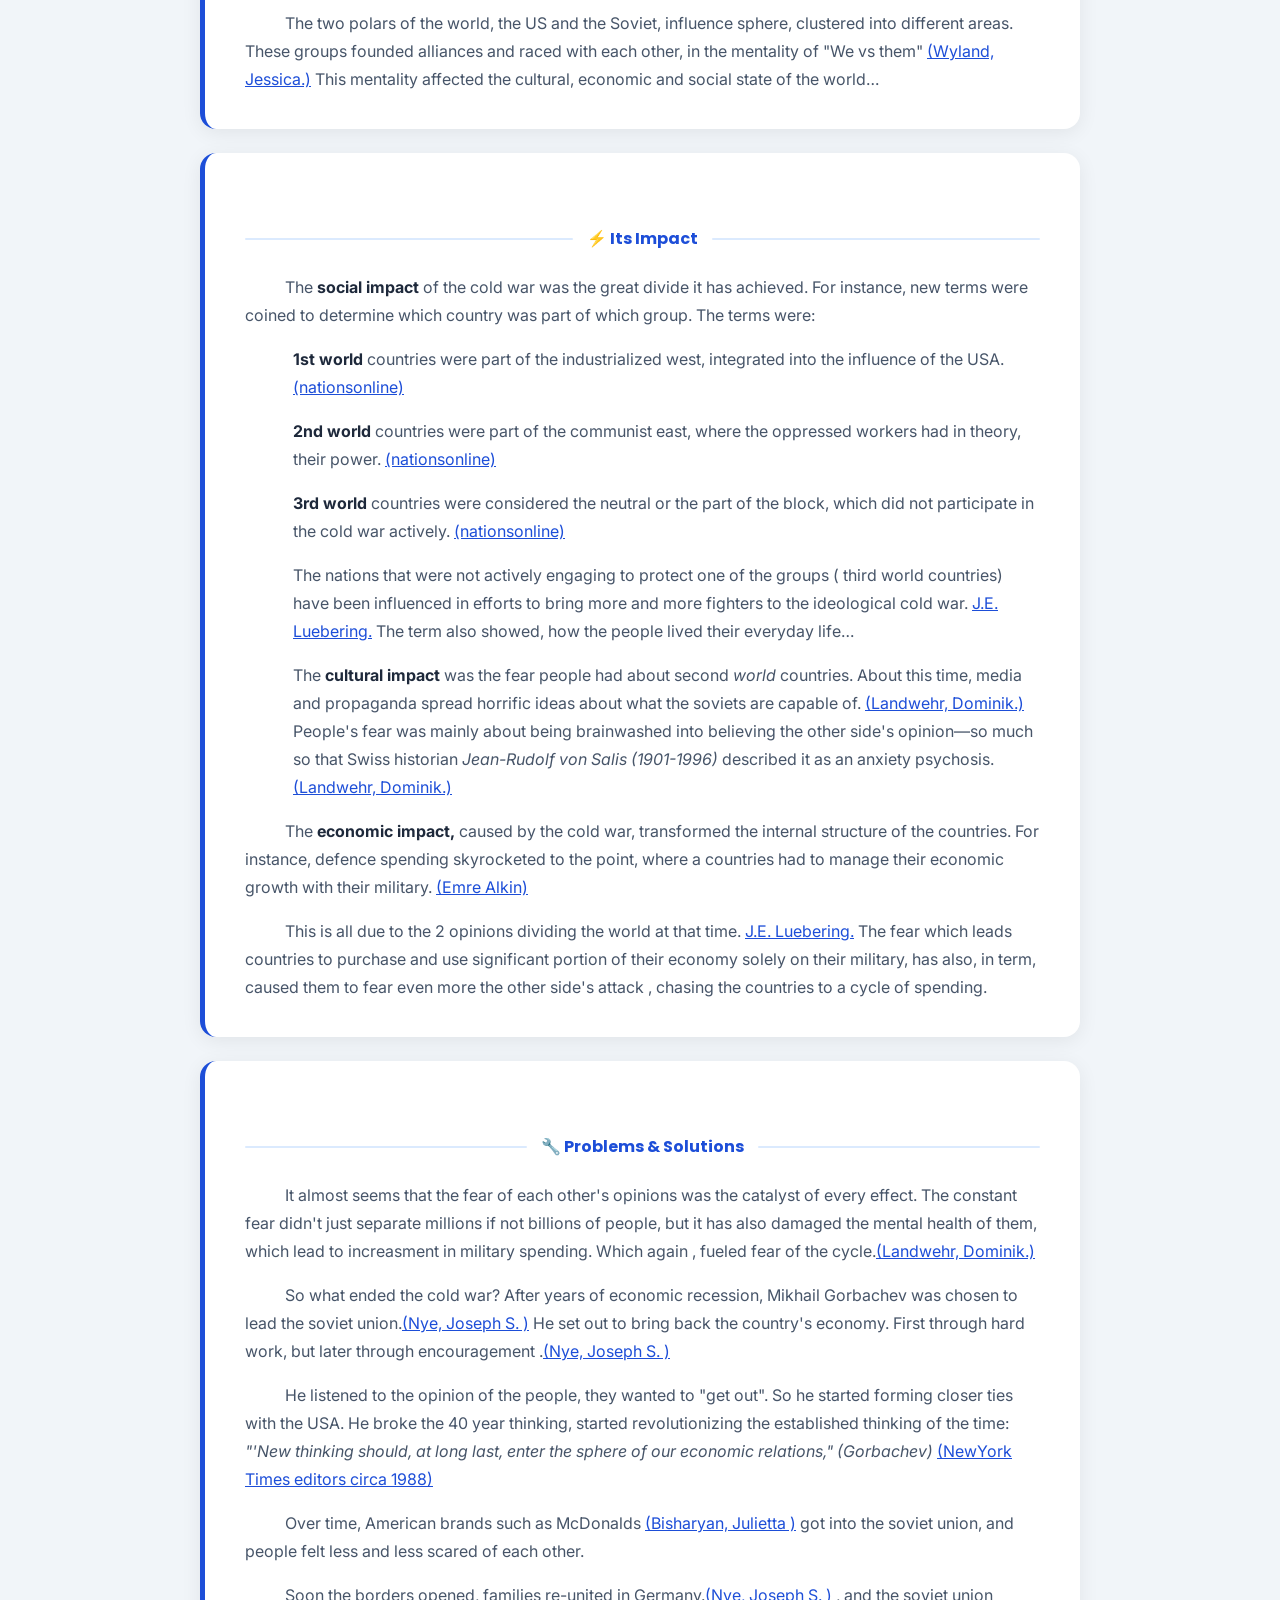
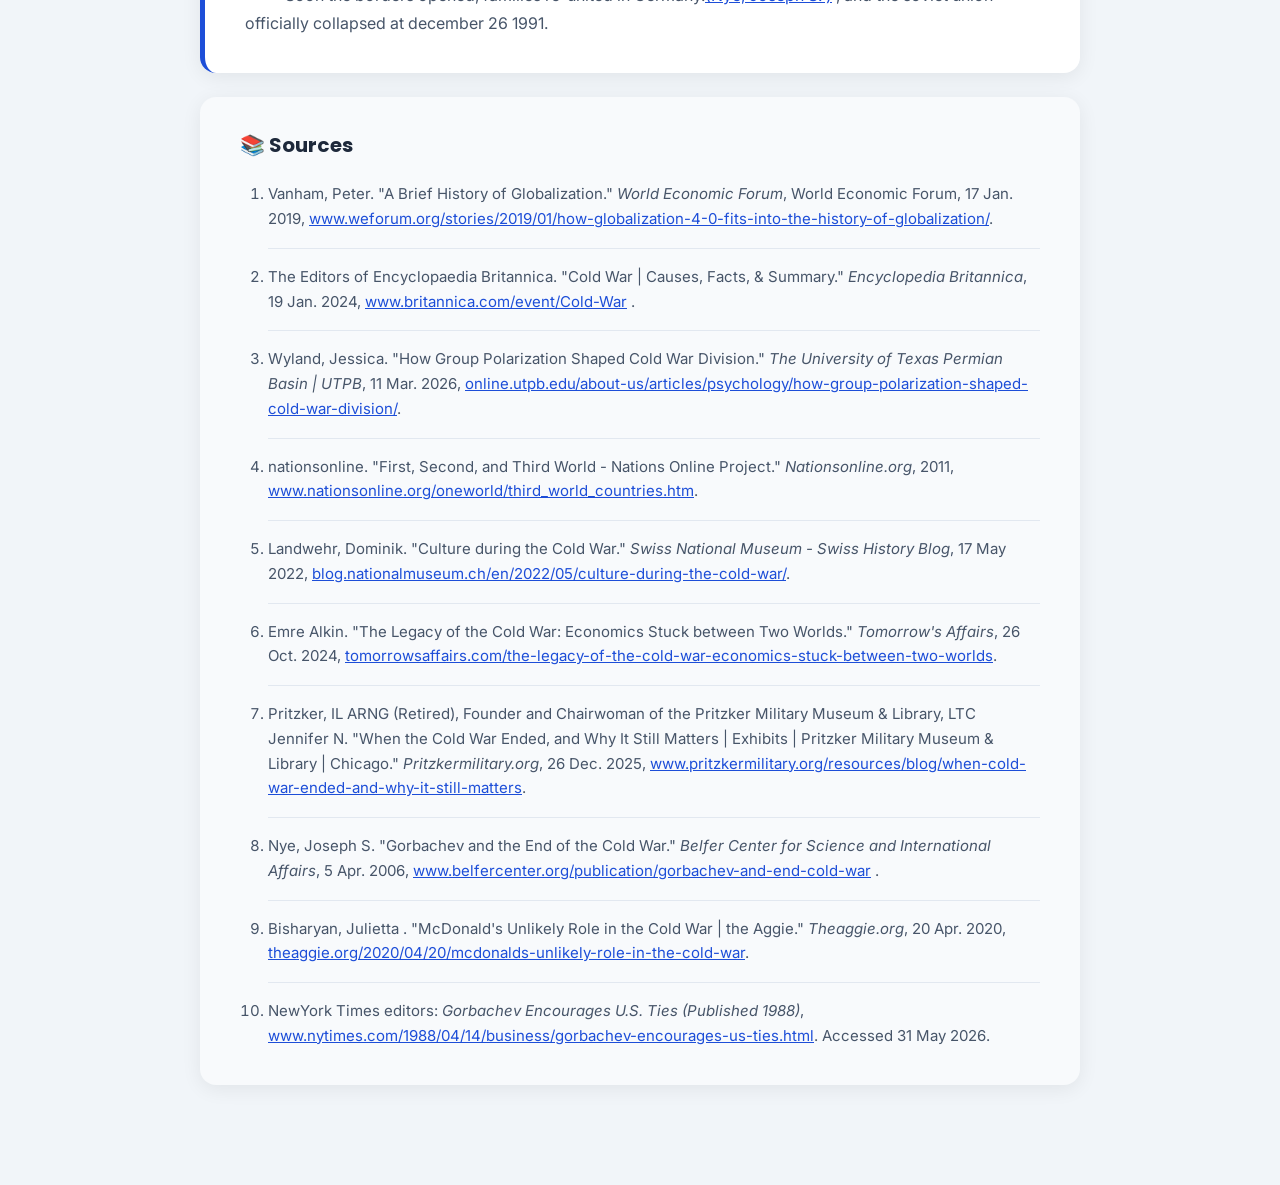
<file: political-globalisation.html>
<!DOCTYPE html>
<html lang="en">
<head>
  <meta charset="UTF-8">
  <meta name="viewport" content="width=device-width, initial-scale=1.0">
  <title>I&amp;S globalisation summative – Political-globalisation</title>
  <link rel="stylesheet" href="styles.css">
</head>
<body class="theme-polit">

  <nav>
    <a href="index.html" class="nav-brand">Globalisation-summative</a>
    <div class="nav-links">
      <a href="index.html">Főoldal</a>
      <a href="social-globalisation.html">Social-Globalisation</a>
      <a href="economic-globalisation.html">Economic-globalisation</a>
      <a href="cultural-globalisation.html">Cultural-globalisation</a>
      <a href="political-globalisation.html" class="active">Political-globalisation</a>
    </div>
  </nav>

  <div class="hero">
    <div class="blob" style="width:380px;height:380px;right:-80px;top:-100px;"></div>
    <div class="blob" style="width:220px;height:220px;right:230px;bottom:40px;"></div>
    <div class="blob" style="width:120px;height:120px;left:47%;top:30px;"></div>
    <h1 class="hero-title">Political-globalisation</h1>
  </div>

  <div class="page-content">

    <!-- ── Keywords ── -->
    <div class="keywords-card">
      <div class="kw-label">🔑 Key Words</div>
      <div class="tags">
        <span class="tag">World</span>
        <span class="tag">Fear</span>
        <span class="tag">Soviet</span>
        <span class="tag">Countries</span>
        <span class="tag">Cold War</span>
        <span class="tag">Economic</span>
        <span class="tag">Influence</span>
        <span class="tag">Military</span>
      </div>
    </div>

    <!-- ── Overview ── -->
    <div class="card accent-left">
      <div class="sec-label">
        <span class="sec-label-text">📖 Overview</span>
      </div>

      <p class="indent">At the end of WW2, the world was devastated. Having fallen back to 100 year levels in trade, the world was starting a new era. <a href="https://www.weforum.org/stories/2019/01/how-globalization-4-0-fits-into-the-history-of-globalization/">(Vanham, Peter.)</a> This period marked the start of the US trade influence, with the USA providing technologies, like cars and planes, to aid the second industrial revolution. . <a href="https://www.weforum.org/stories/2019/01/how-globalization-4-0-fits-into-the-history-of-globalization/">(Vanham, Peter.)</a></p>

      <p class="indent">Institutions like the European Union, funded the economic recovery. Through their free trade, international trade rose again. By 1989 the economic levels once again accounted for the ones in 1914, with a sudden increase of middle class income. <a href="https://www.weforum.org/stories/2019/01/how-globalization-4-0-fits-into-the-history-of-globalization/">(Vanham, Peter.)</a></p>

      <p class="indent">On the contrary,  the world saw a grade divide. After the liberation of Europe in 1945, the soviet union spread its influence on the eastern states, establishing left-wing governments in various states.<a href="https://www.britannica.com/event/Cold-War">J.E. Luebering.</a></p>

      <p class="indent">The former allies however, Britain and the US, were in fear of eastern Europe remaining under influence of the soviet union. The divided states of western Europe, with the USA, formed the  North Atlantic Treaty Organization (NATO) , a unified army, to resist Soviet efforts in the control of Europe.<a href="https://www.britannica.com/event/Cold-War">J.E. Luebering.</a></p>

      <p class="indent">Later this resulted in the <em>polarization</em> of the world—a process in which groups, who share different views, develop extreme versions of each other's beliefs. <a href="https://online.utpb.edu/about-us/articles/psychology/how-group-polarization-shaped-cold-war-division/">(Wyland, Jessica.)</a></p>

      <p class="indent">The two polars of the world, the US and the Soviet, influence sphere, clustered into different areas. These groups founded alliances and raced with each other, in the mentality of "We vs them" <a href="https://online.utpb.edu/about-us/articles/psychology/how-group-polarization-shaped-cold-war-division/">(Wyland, Jessica.)</a> This mentality affected the cultural, economic and social state of the world…</p>
    </div>

    <!-- ── Its Impact ── -->
    <div class="card accent-left">
      <div class="sec-label">
        <span class="sec-label-text">⚡ Its Impact</span>
      </div>

      <p class="indent">The <strong>social impact</strong> of the cold war was the great divide it has achieved. For instance, new terms were coined to determine which country was part of which group. The terms were:</p>

      <p class="p-block"><span class="world-term">1st world</span> countries were part of the industrialized west, integrated into the influence of the USA. <a href="https://www.nationsonline.org/oneworld/third_world_countries.htm">(nationsonline)</a></p>

      <p class="p-block"><span class="world-term">2nd world</span>  countries were part of the communist east, where the oppressed workers had in theory, their power. <a href="https://www.nationsonline.org/oneworld/third_world_countries.htm">(nationsonline)</a></p>

      <p class="p-block"><span class="world-term">3rd world</span> countries were considered the neutral or the part of the block, which did not participate in the cold war actively. <a href="https://www.nationsonline.org/oneworld/third_world_countries.htm">(nationsonline)</a></p>

      <p class="p-block">The nations that were not actively engaging to protect one of the groups ( third world countries) have been influenced in efforts to bring more and more fighters to the ideological cold war. <a href="https://www.britannica.com/event/Cold-War">J.E. Luebering.</a> The term also showed, how the people lived their everyday life…</p>

      <p class="p-block">The <strong>cultural impact</strong> was the fear people had about second <em>world</em> countries. About this time, media and propaganda spread horrific ideas about what the soviets are capable of. <a href="https://blog.nationalmuseum.ch/en/2022/05/culture-during-the-cold-war/">(Landwehr, Dominik.)</a>  People's fear was mainly about being brainwashed into believing the other side's opinion—so much so that Swiss historian <em>Jean-Rudolf von Salis (1901-1996)</em> described it as an anxiety psychosis. <a href="https://blog.nationalmuseum.ch/en/2022/05/culture-during-the-cold-war/">(Landwehr, Dominik.)</a></p>

      <p class="indent">The <strong>economic impact,</strong> caused by the cold war, transformed the internal structure of the countries. For instance, defence spending skyrocketed to the point, where a countries had to manage their economic growth with their military. <a href="https://tomorrowsaffairs.com/the-legacy-of-the-cold-war-economics-stuck-between-two-worlds">(Emre Alkin)</a></p>

      <p class="indent">This is all due to the 2 opinions dividing the world at that time. <a href="https://www.britannica.com/event/Cold-War">J.E. Luebering.</a> The fear which leads countries to purchase and use significant portion of their economy solely on their military, has also, in term, caused them to fear even  more the other side's attack , chasing the countries to a cycle of spending.</p>
    </div>

    <!-- ── Problems / Solutions ── -->
    <div class="card accent-left">
      <div class="sec-label">
        <span class="sec-label-text">🔧 Problems &amp; Solutions</span>
      </div>

      <p class="indent">It almost seems that the fear of each other's opinions was the catalyst of every effect. The constant fear didn't just separate millions if not billions of people, but it has also damaged the mental health of them, which lead to increasment in military spending. Which again , fueled fear of the cycle.<a href="https://blog.nationalmuseum.ch/en/2022/05/culture-during-the-cold-war/">(Landwehr, Dominik.)</a></p>

      <p class="indent">So what ended the cold war? After years of economic recession, Mikhail Gorbachev was chosen to lead the soviet union.<a href="https://www.belfercenter.org/publication/gorbachev-and-end-cold-war">(Nye, Joseph S. )</a> He set out to bring back the country's economy. First through hard work, but later through encouragement .<a href="https://www.belfercenter.org/publication/gorbachev-and-end-cold-war">(Nye, Joseph S. )</a></p>

      <p class="indent">He listened to the opinion of the people, they wanted to "get out". So he started forming closer ties with the USA. He broke the 40 year thinking, started revolutionizing the established  thinking of the time: <span class="iq">"'New thinking should, at long last, enter the sphere of our economic relations,"</span> <span class="iq">(Gorbachev)</span>  <a href="https://www.nytimes.com/1988/04/14/business/gorbachev-encourages-us-ties.html">(NewYork Times editors circa 1988)</a></p>

      <p class="indent">Over time, American brands such as McDonalds <a href="https://theaggie.org/2020/04/20/mcdonalds-unlikely-role-in-the-cold-war">(Bisharyan, Julietta )</a> got into the soviet union, and people felt less and less scared of each other.</p>

      <p class="indent">Soon the borders opened, families re-united in Germany.<a href="https://www.belfercenter.org/publication/gorbachev-and-end-cold-war">(Nye, Joseph S. )</a> , and the soviet union officially collapsed at december 26 1991.</p>
    </div>

    <!-- ── Sources ── -->
    <div class="sources-card">
      <h2 class="card-heading">📚 Sources</h2>
      <ol class="sources">
        <li>Vanham, Peter. "A Brief History of Globalization." <em>World Economic Forum</em>, World Economic Forum, 17 Jan. 2019, <a href="https://www.weforum.org/stories/2019/01/how-globalization-4-0-fits-into-the-history-of-globalization/">www.weforum.org/stories/2019/01/how-globalization-4-0-fits-into-the-history-of-globalization/</a>.</li>
        <li>The Editors of Encyclopaedia Britannica. "Cold War | Causes, Facts, &amp; Summary." <em>Encyclopedia Britannica</em>, 19 Jan. 2024, <a href="https://www.britannica.com/event/Cold-War">www.britannica.com/event/Cold-War</a> .</li>
        <li>Wyland, Jessica. "How Group Polarization Shaped Cold War Division." <em>The University of Texas Permian Basin | UTPB</em>, 11 Mar. 2026, <a href="https://online.utpb.edu/about-us/articles/psychology/how-group-polarization-shaped-cold-war-division/">online.utpb.edu/about-us/articles/psychology/how-group-polarization-shaped-cold-war-division/</a>.</li>
        <li>nationsonline. "First, Second, and Third World - Nations Online Project." <em>Nationsonline.org</em>, 2011, <a href="https://www.nationsonline.org/oneworld/third_world_countries.htm">www.nationsonline.org/oneworld/third_world_countries.htm</a>.</li>
        <li>Landwehr, Dominik. "Culture during the Cold War." <em>Swiss National Museum - Swiss History Blog</em>, 17 May 2022, <a href="https://blog.nationalmuseum.ch/en/2022/05/culture-during-the-cold-war/">blog.nationalmuseum.ch/en/2022/05/culture-during-the-cold-war/</a>.</li>
        <li>Emre Alkin. "The Legacy of the Cold War: Economics Stuck between Two Worlds." <em>Tomorrow's Affairs</em>, 26 Oct. 2024, <a href="https://tomorrowsaffairs.com/the-legacy-of-the-cold-war-economics-stuck-between-two-worlds">tomorrowsaffairs.com/the-legacy-of-the-cold-war-economics-stuck-between-two-worlds</a>.</li>
        <li>Pritzker, IL ARNG (Retired), Founder and Chairwoman of the Pritzker Military Museum &amp; Library, LTC Jennifer N. "When the Cold War Ended, and Why It Still Matters | Exhibits | Pritzker Military Museum &amp; Library | Chicago." <em>Pritzkermilitary.org</em>, 26 Dec. 2025, <a href="https://www.pritzkermilitary.org/resources/blog/when-cold-war-ended-and-why-it-still-matters">www.pritzkermilitary.org/resources/blog/when-cold-war-ended-and-why-it-still-matters</a>.</li>
        <li>Nye, Joseph S. "Gorbachev and the End of the Cold War." <em>Belfer Center for Science and International Affairs</em>, 5 Apr. 2006, <a href="https://www.belfercenter.org/publication/gorbachev-and-end-cold-war">www.belfercenter.org/publication/gorbachev-and-end-cold-war</a> .</li>
        <li>Bisharyan, Julietta . "McDonald's Unlikely Role in the Cold War | the Aggie." <em>Theaggie.org</em>, 20 Apr. 2020, <a href="https://theaggie.org/2020/04/20/mcdonalds-unlikely-role-in-the-cold-war">theaggie.org/2020/04/20/mcdonalds-unlikely-role-in-the-cold-war</a>.</li>
        <li>NewYork Times editors: <em>Gorbachev Encourages U.S. Ties (Published 1988)</em>, <a href="https://www.nytimes.com/1988/04/14/business/gorbachev-encourages-us-ties.html">www.nytimes.com/1988/04/14/business/gorbachev-encourages-us-ties.html</a>.  Accessed 31 May 2026.</li>
      </ol>
    </div>

  </div><!-- /page-content -->
</body>
</html>
</file>
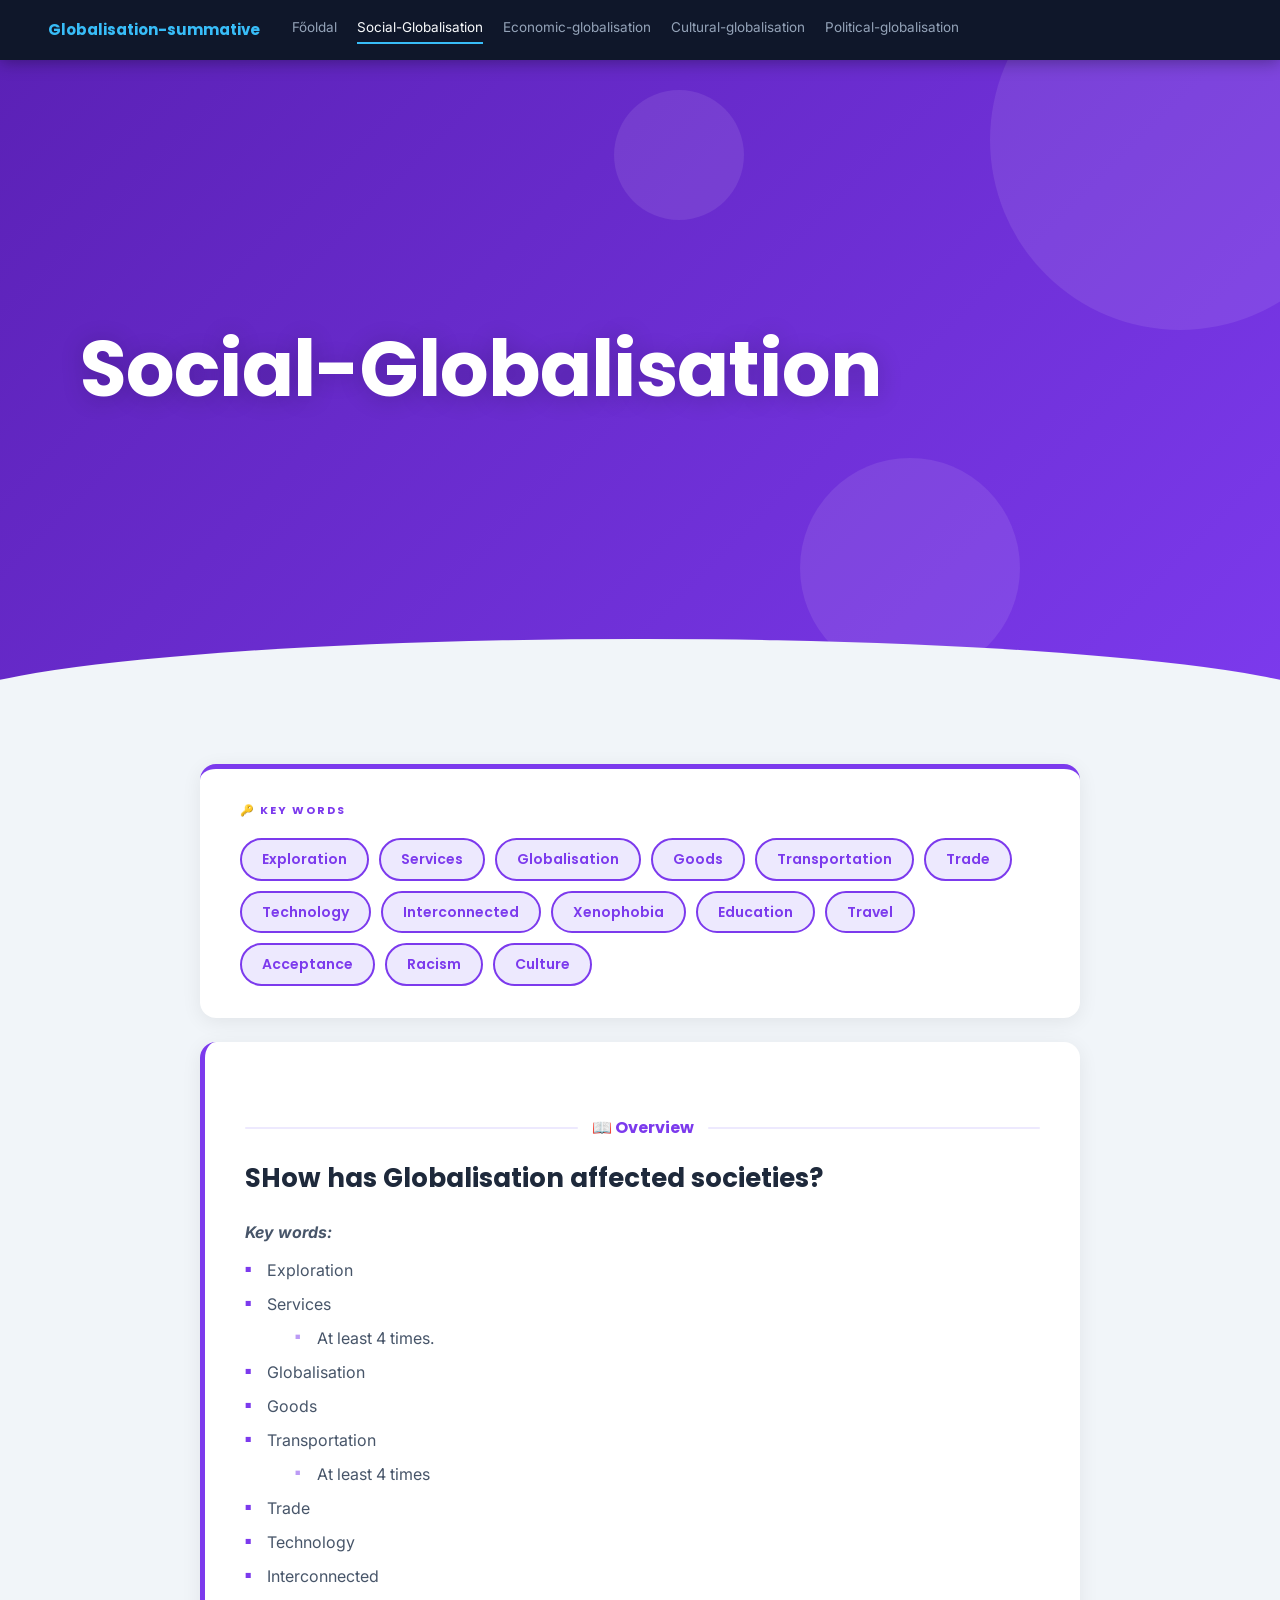
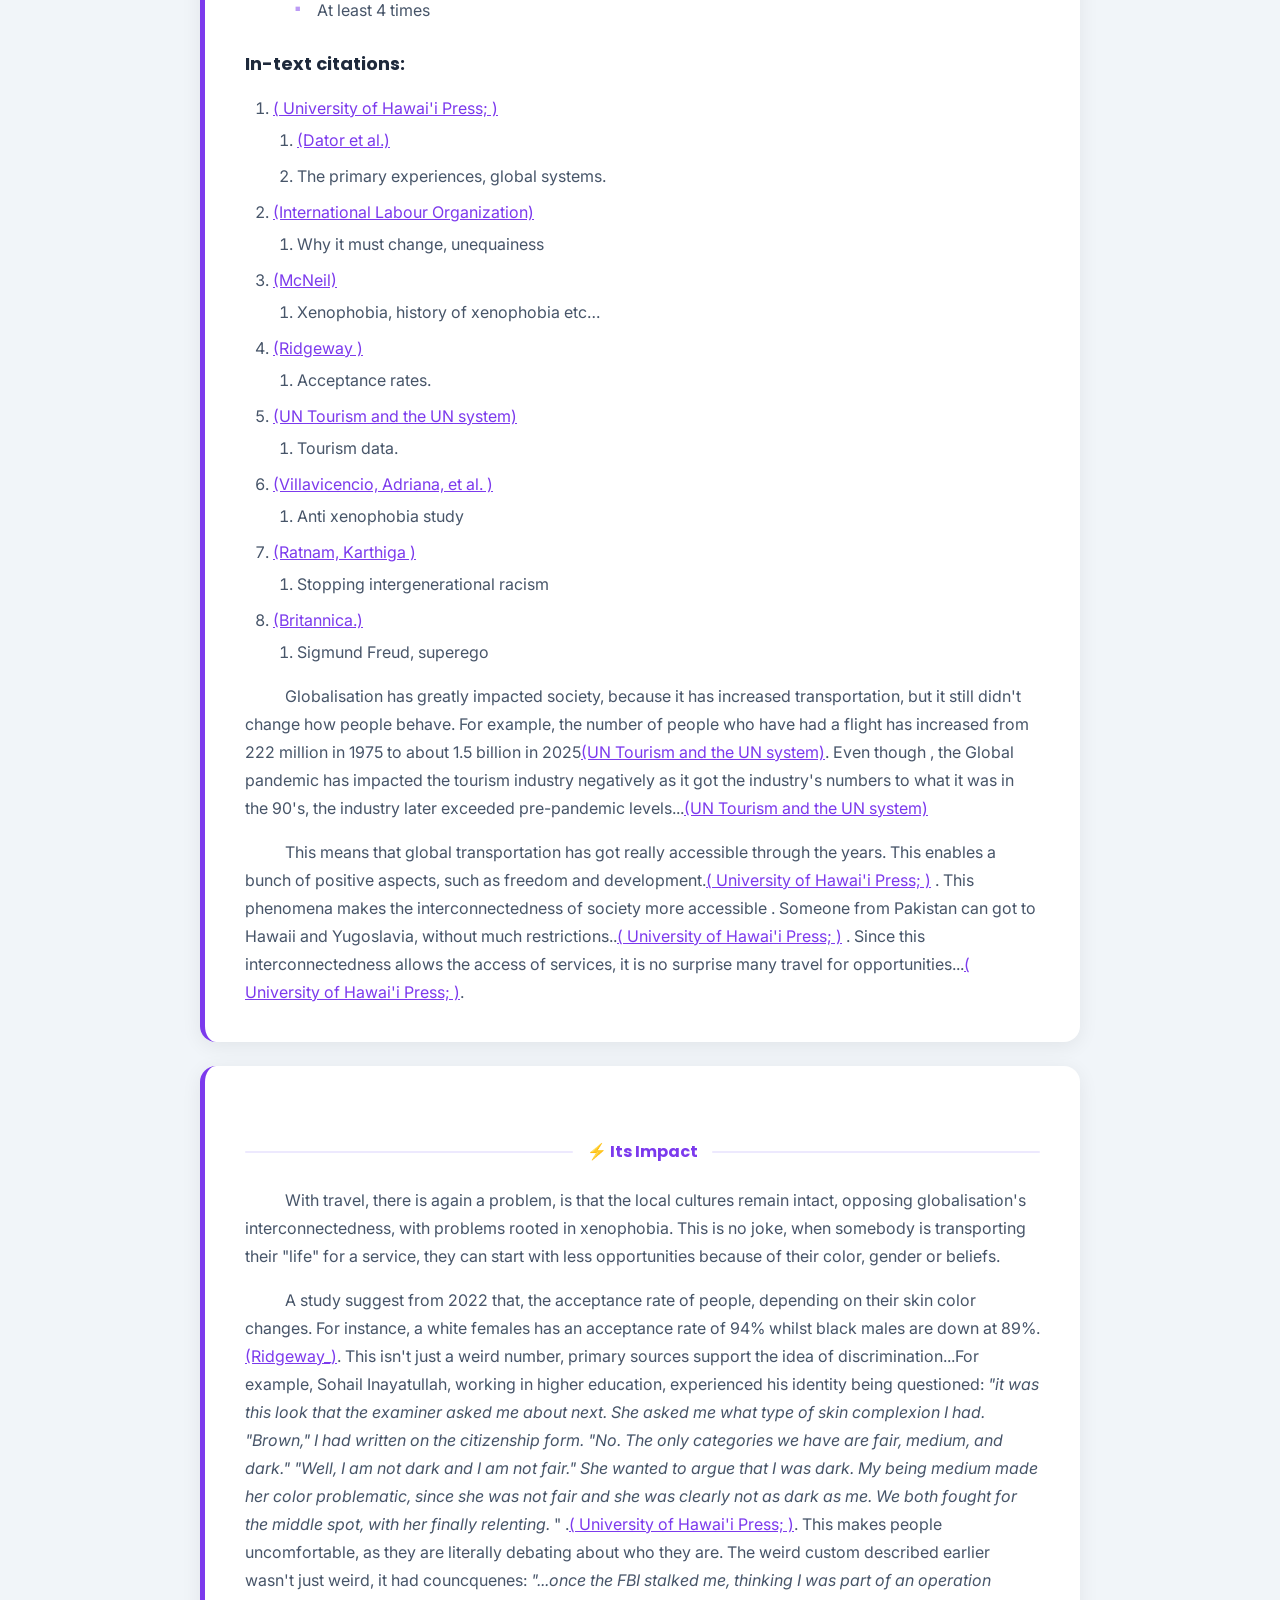
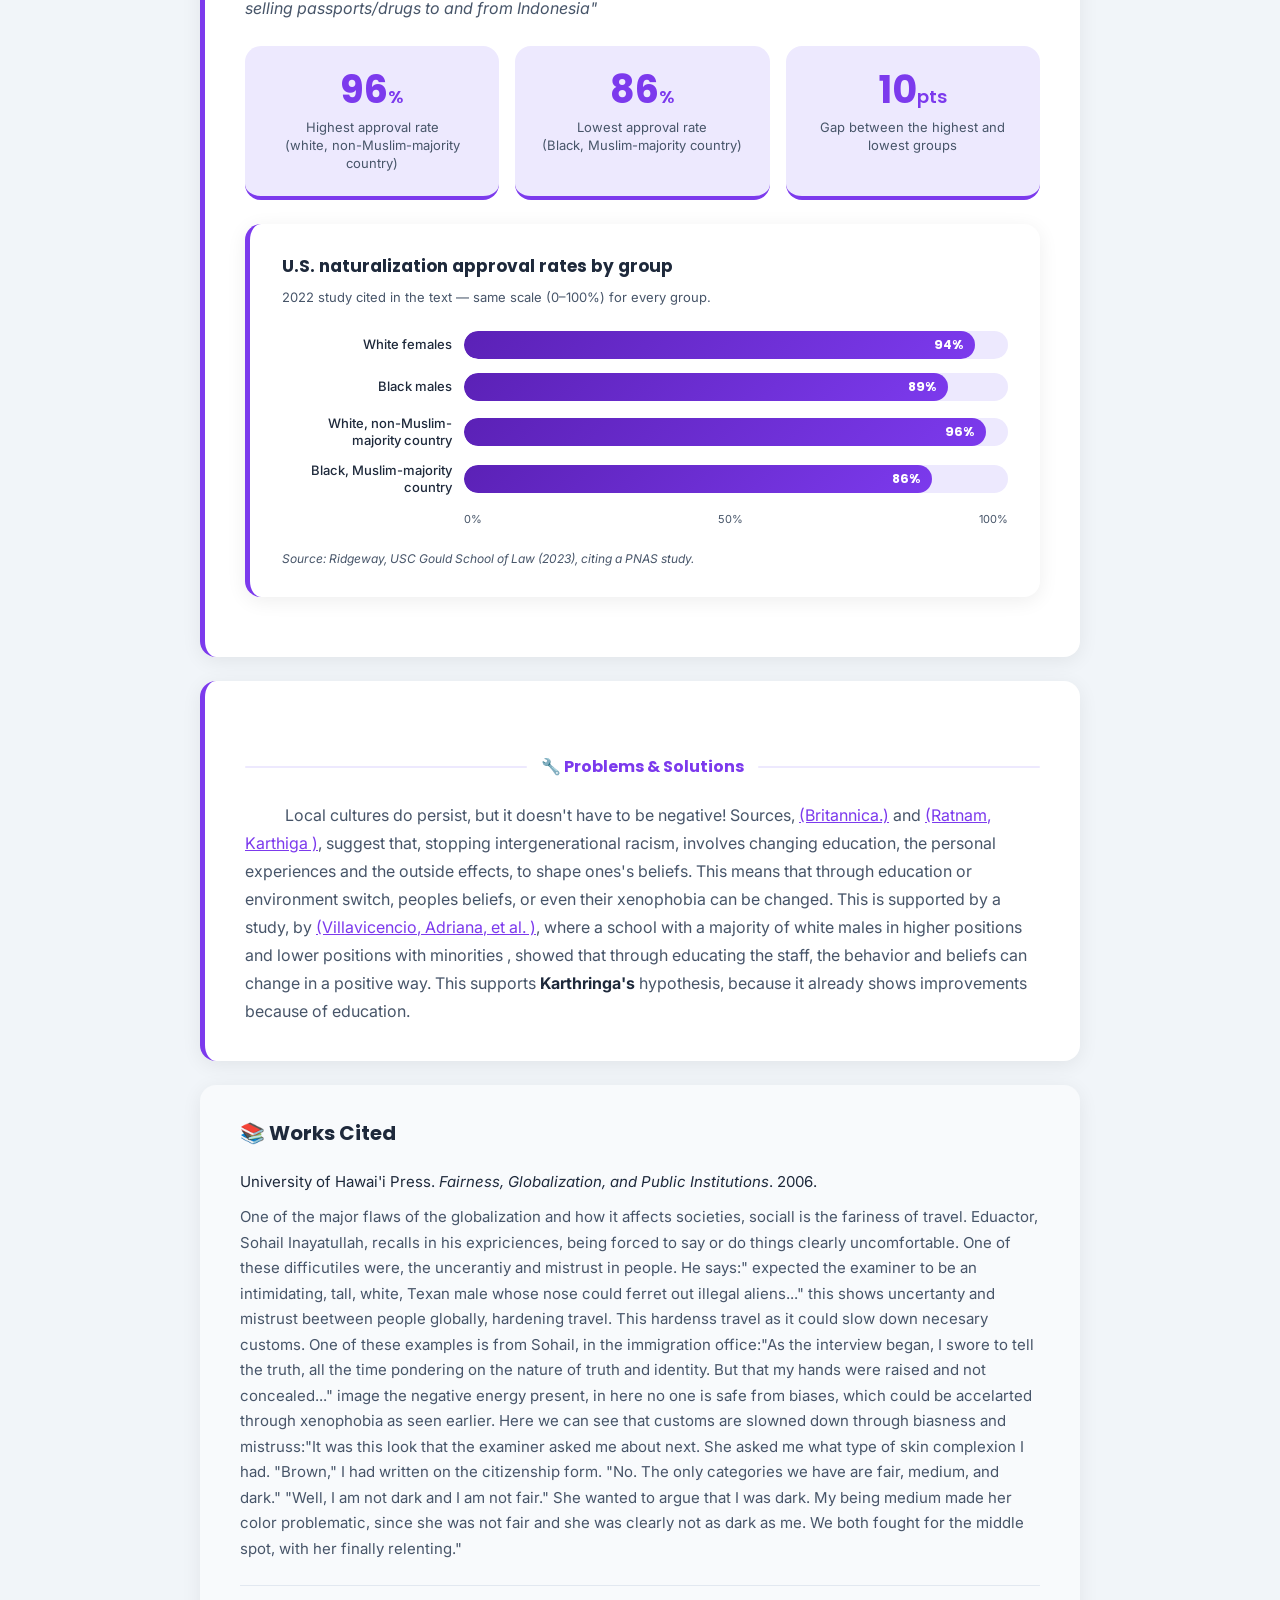
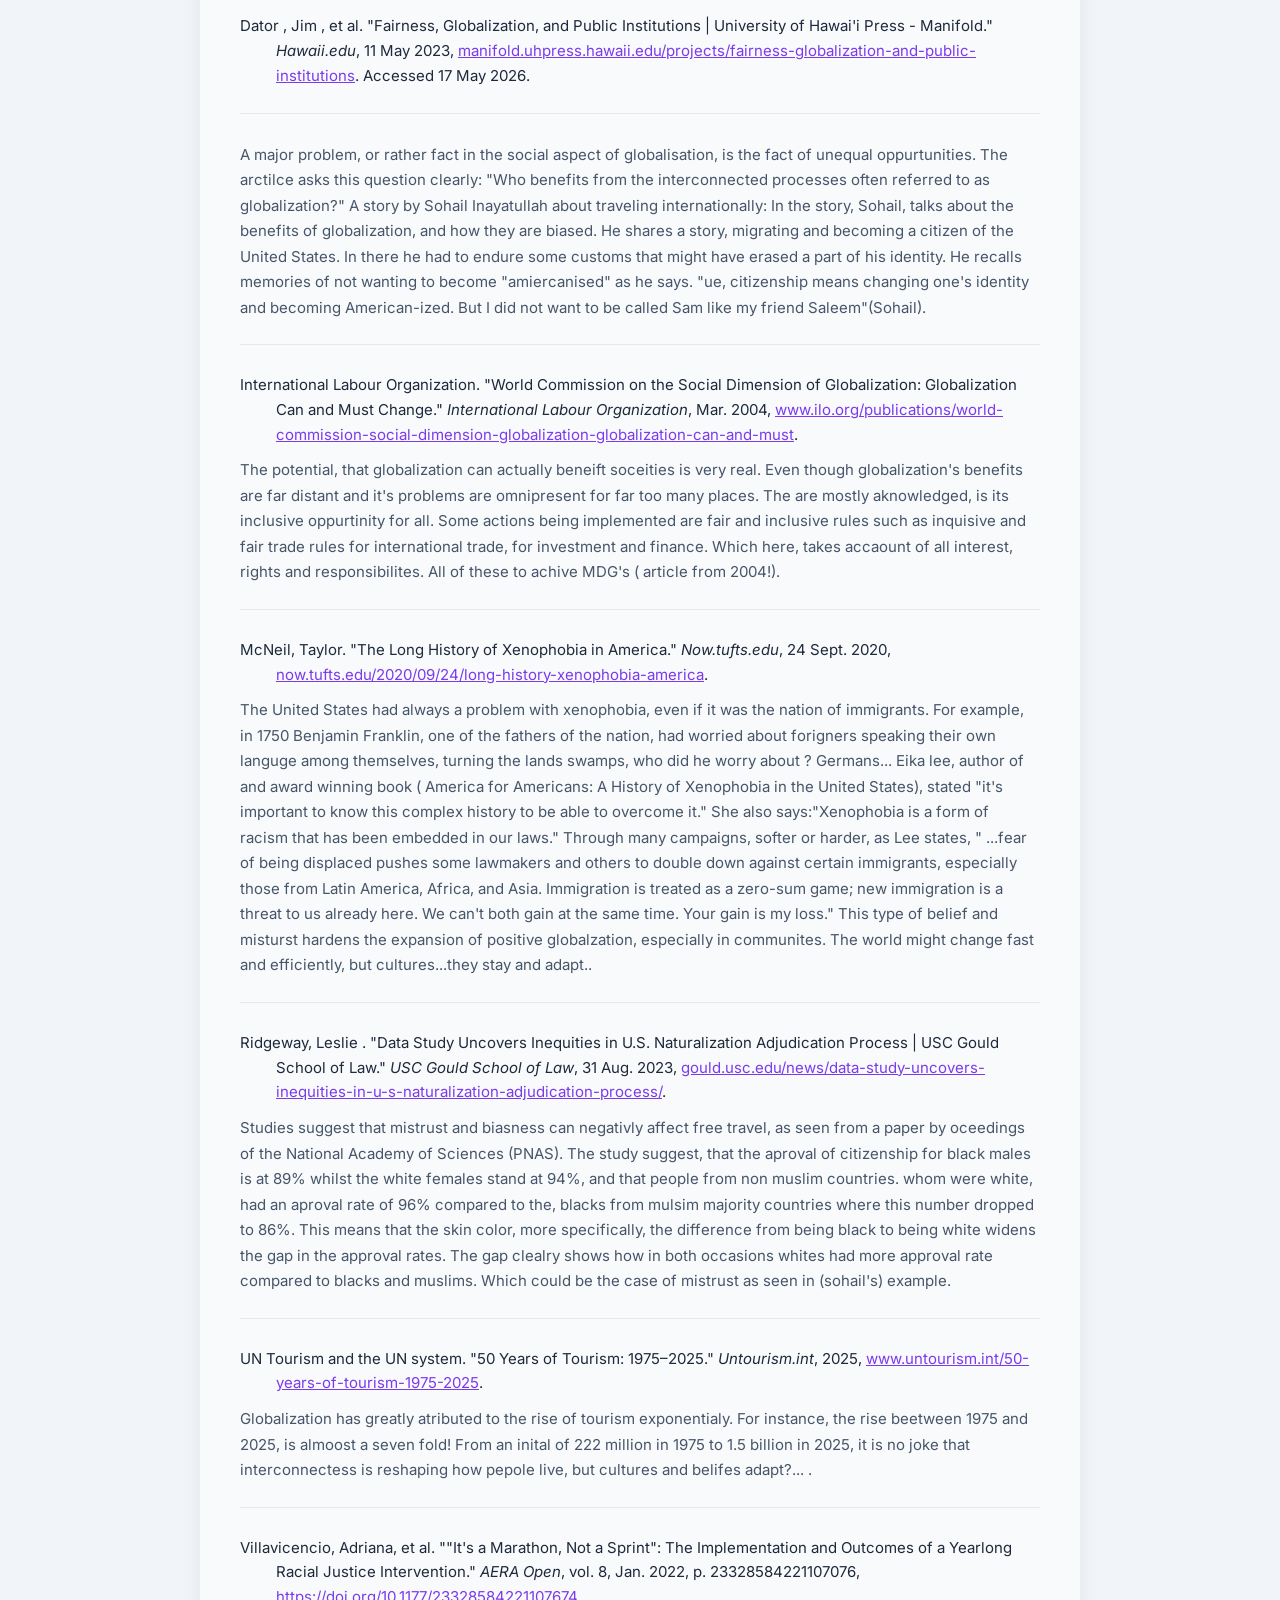
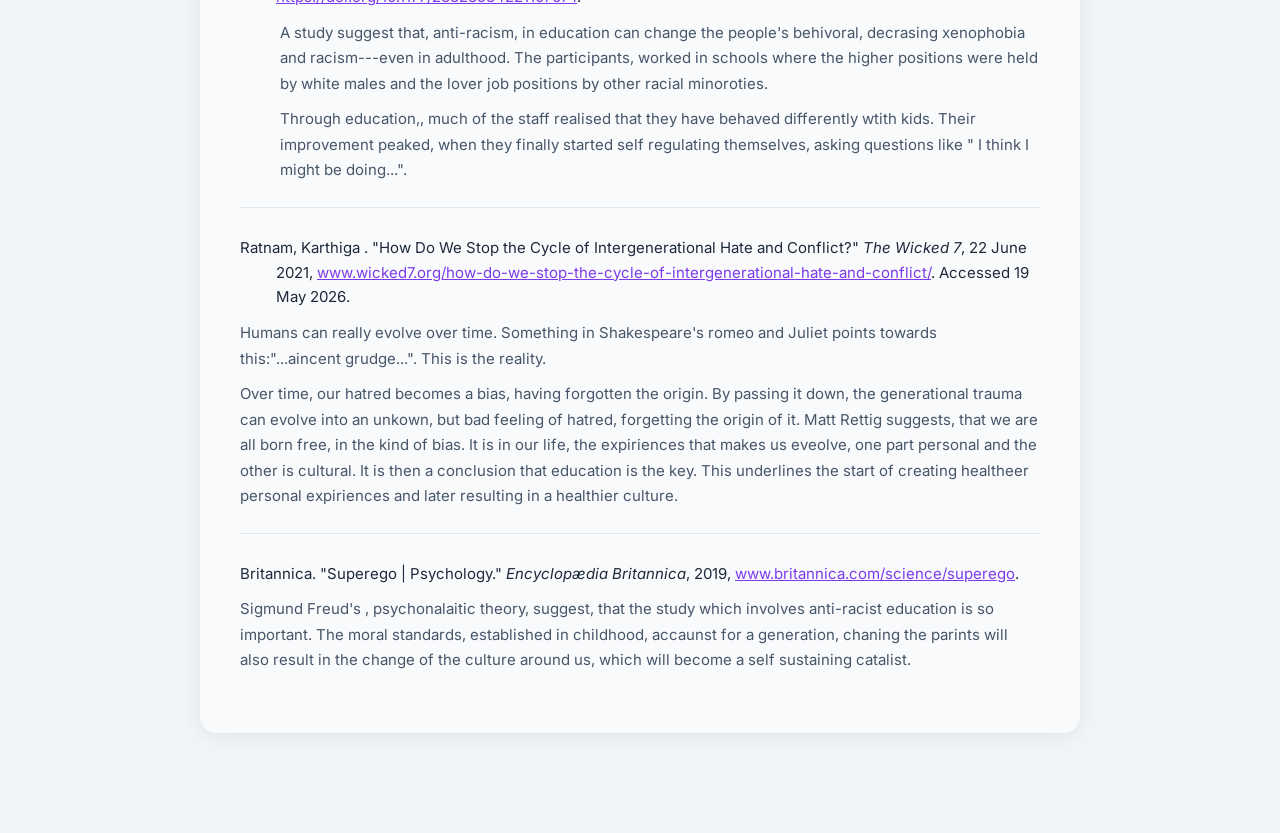
<file: social-globalisation.html>
<!DOCTYPE html>
<html lang="en">
<head>
  <meta charset="UTF-8">
  <meta name="viewport" content="width=device-width, initial-scale=1.0">
  <title>I&amp;S globalisation summative – Social-Globalisation</title>
  <link rel="stylesheet" href="styles.css">
</head>
<body class="theme-social">

  <nav>
    <a href="index.html" class="nav-brand">Globalisation-summative</a>
    <div class="nav-links">
      <a href="index.html">Főoldal</a>
      <a href="social-globalisation.html" class="active">Social-Globalisation</a>
      <a href="economic-globalisation.html">Economic-globalisation</a>
      <a href="cultural-globalisation.html">Cultural-globalisation</a>
      <a href="political-globalisation.html">Political-globalisation</a>
    </div>
  </nav>

  <div class="hero">
    <div class="blob" style="width:380px;height:380px;right:-90px;top:-110px;"></div>
    <div class="blob" style="width:220px;height:220px;right:260px;bottom:30px;"></div>
    <div class="blob" style="width:130px;height:130px;left:48%;top:30px;"></div>
    <h1 class="hero-title">Social-Globalisation</h1>
  </div>

  <div class="page-content">

    <!-- ── Keywords ── -->
    <div class="keywords-card">
      <div class="kw-label">🔑 Key Words</div>
      <div class="tags">
        <span class="tag">Exploration</span>
        <span class="tag">Services</span>
        <span class="tag">Globalisation</span>
        <span class="tag">Goods</span>
        <span class="tag">Transportation</span>
        <span class="tag">Trade</span>
        <span class="tag">Technology</span>
        <span class="tag">Interconnected</span>
        <span class="tag">Xenophobia</span>
        <span class="tag">Education</span>
        <span class="tag">Travel</span>
        <span class="tag">Acceptance</span>
        <span class="tag">Racism</span>
        <span class="tag">Culture</span>
      </div>
    </div>

    <!-- ── Overview ── -->
    <div class="card accent-left">
      <div class="sec-label">
        <span class="sec-label-text">📖 Overview</span>
      </div>

      <h1 class="card-heading">SHow has Globalisation affected societies?</h1>

      <p class="no-indent" style="font-style:italic;font-weight:700;margin-bottom:10px;">Key words:</p>
      <ul class="sq">
        <li>Exploration</li>
        <li>Services
          <ul><li>At least 4 times.</li></ul>
        </li>
        <li>Globalisation</li>
        <li>Goods</li>
        <li>Transportation
          <ul><li>At least 4 times</li></ul>
        </li>
        <li>Trade</li>
        <li>Technology</li>
        <li>Interconnected
          <ul><li>At least 4 times</li></ul>
        </li>
      </ul>

      <h2 class="card-sub-heading">In-text citations:</h2>
      <ol class="num">
        <li><a href="https://manifold.uhpress.hawaii.edu/projects/fairness-globalization-and-public-institutions">( University of Hawai'i Press; )</a>
          <ol>
            <li><a href="https://manifold.uhpress.hawaii.edu/projects/fairness-globalization-and-public-institutions">(Dator et al.)</a></li>
            <li>The primary experiences, global systems.</li>
          </ol>
        </li>
        <li><a href="https://www.ilo.org/publications/world-commission-social-dimension-globalization-globalization-can-and-must">(International Labour Organization)</a>
          <ol><li>Why it must change, unequainess</li></ol>
        </li>
        <li><a href="https://now.tufts.edu/2020/09/24/long-history-xenophobia-america">(McNeil)</a>
          <ol><li>Xenophobia, history of xenophobia etc…</li></ol>
        </li>
        <li><a href="https://gould.usc.edu/news/data-study-uncovers-inequities-in-u-s-naturalization-adjudication-process/">(Ridgeway )</a>
          <ol><li>Acceptance rates.</li></ol>
        </li>
        <li><a href="https://www.untourism.int/50-years-of-tourism-1975-2025">(UN Tourism and the UN system)</a>
          <ol><li>Tourism data.</li></ol>
        </li>
        <li><a href="https://doi.org/10.1177/23328584221107674">(Villavicencio, Adriana, et al. )</a>
          <ol><li>Anti xenophobia study</li></ol>
        </li>
        <li><a href="https://www.wicked7.org/how-do-we-stop-the-cycle-of-intergenerational-hate-and-conflict/">(Ratnam, Karthiga )</a>
          <ol><li>Stopping intergenerational racism</li></ol>
        </li>
        <li><a href="https://www.britannica.com/science/superego">(Britannica.)</a>
          <ol><li>Sigmund Freud, superego</li></ol>
        </li>
      </ol>

      <p class="indent">Globalisation has greatly impacted society, because it has increased transportation, but it still didn't change how people behave. For example, the number of people who have had a flight has increased from 222 million in 1975 to about 1.5 billion in 2025<a href="https://www.untourism.int/50-years-of-tourism-1975-2025">(UN Tourism and the UN system)</a>. Even though , the Global pandemic has impacted the tourism industry negatively as it got the industry's numbers to what it was in the 90's, the industry later exceeded pre-pandemic levels...<a href="https://www.untourism.int/50-years-of-tourism-1975-2025">(UN Tourism and the UN system)</a></p>

      <p class="indent">This means that global transportation has got really accessible through the years. This enables a bunch of positive aspects, such as freedom and development.<a href="https://manifold.uhpress.hawaii.edu/projects/fairness-globalization-and-public-institutions">( University of Hawai'i Press; )</a> . This phenomena makes the interconnectedness of society more accessible . Someone from Pakistan can got to Hawaii and Yugoslavia, without much restrictions..<a href="https://manifold.uhpress.hawaii.edu/projects/fairness-globalization-and-public-institutions">( University of Hawai'i Press; )</a> .  Since this interconnectedness allows the access of services, it is no surprise many travel for opportunities...<a href="https://manifold.uhpress.hawaii.edu/projects/fairness-globalization-and-public-institutions">( University of Hawai'i Press; )</a>.</p>
    </div>

    <!-- ── Its Impact ── -->
    <div class="card accent-left">
      <div class="sec-label">
        <span class="sec-label-text">⚡ Its Impact</span>
      </div>

      <p class="indent">With travel, there is again a problem, is that the local cultures remain intact, opposing globalisation's interconnectedness, with problems rooted in xenophobia. This is no joke, when somebody is transporting their "life" for a service, they can  start with less opportunities because of their color, gender or beliefs.</p>

      <p class="indent">A study suggest from 2022 that, the acceptance rate of people, depending on their skin color changes. For instance, a white females has an acceptance rate of 94% whilst black males are down at 89%.<a href="https://gould.usc.edu/news/data-study-uncovers-inequities-in-u-s-naturalization-adjudication-process/">(Ridgeway_)</a>. This isn't just a weird number, primary sources support the idea of discrimination...For example, Sohail Inayatullah, working in higher education, experienced his identity being questioned: <span class="iq">"it was this look that the examiner asked me about next. She asked me what type of skin complexion I had. "Brown," I had written on the citizenship form. "No. The only categories we have are fair, medium, and dark." "Well, I am not dark and I am not fair." She wanted to argue that I was dark. My being medium made her color problematic, since she was not fair and she was clearly not as dark as me. We both fought for the middle spot, with her finally relenting.</span> " .<a href="https://manifold.uhpress.hawaii.edu/projects/fairness-globalization-and-public-institutions">( University of Hawai'i Press; )</a>. This makes people uncomfortable, as they are literally debating about who they are. The weird custom described earlier wasn't just weird, it had councquenes: <span class="iq">"...once the FBI stalked me, thinking I was part of an operation selling passports/drugs to and from Indonesia"</span></p>

      <!-- ── Stat cards: naturalization gap ── -->
      <div class="stat-grid">
        <div class="stat-card">
          <div class="stat-figure">96<span class="unit">%</span></div>
          <div class="stat-label">Highest approval rate<br>(white, non-Muslim-majority country)</div>
        </div>
        <div class="stat-card">
          <div class="stat-figure">86<span class="unit">%</span></div>
          <div class="stat-label">Lowest approval rate<br>(Black, Muslim-majority country)</div>
        </div>
        <div class="stat-card">
          <div class="stat-figure">10<span class="unit">pts</span></div>
          <div class="stat-label">Gap between the highest and lowest groups</div>
        </div>
      </div>

      <!-- ── Bar chart: naturalization approval rates ── -->
      <div class="chart-card">
        <div class="chart-title">U.S. naturalization approval rates by group</div>
        <div class="chart-sub">2022 study cited in the text — same scale (0–100%) for every group.</div>

        <div class="bar-row">
          <div class="bar-label">White females</div>
          <div class="bar-track"><div class="bar-fill" style="width:94%;">94%</div></div>
        </div>
        <div class="bar-row">
          <div class="bar-label">Black males</div>
          <div class="bar-track"><div class="bar-fill" style="width:89%;">89%</div></div>
        </div>
        <div class="bar-row">
          <div class="bar-label">White, non-Muslim-majority country</div>
          <div class="bar-track"><div class="bar-fill" style="width:96%;">96%</div></div>
        </div>
        <div class="bar-row">
          <div class="bar-label">Black, Muslim-majority country</div>
          <div class="bar-track"><div class="bar-fill" style="width:86%;">86%</div></div>
        </div>

        <div class="bar-axis"><span>0%</span><span>50%</span><span>100%</span></div>
        <p class="chart-source">Source: Ridgeway, USC Gould School of Law (2023), citing a PNAS study.</p>
      </div>
    </div>

    <!-- ── Problems & Solutions ── -->
    <div class="card accent-left">
      <div class="sec-label">
        <span class="sec-label-text">🔧 Problems &amp; Solutions</span>
      </div>

      <p class="indent">Local cultures do persist, but it doesn't have to be negative! Sources, <a href="https://www.britannica.com/science/superego">(Britannica.)</a> and <a href="https://www.wicked7.org/how-do-we-stop-the-cycle-of-intergenerational-hate-and-conflict/">(Ratnam, Karthiga )</a>, suggest that, stopping intergenerational racism, involves changing education, the personal experiences and the outside effects, to shape ones's beliefs. This means that through education or environment switch, peoples beliefs, or even their xenophobia can be changed. This is supported by a study, by <a href="https://doi.org/10.1177/23328584221107674">(Villavicencio, Adriana, et al. )</a>, where a school with a majority of white males in higher positions and lower positions with minorities , showed that through educating the staff, the behavior and beliefs can change in a positive way.  This supports <strong>Karthringa's</strong> hypothesis, because it already shows improvements because of education.</p>
    </div>

    <!-- ── Works Cited / Sources ── -->
    <div class="sources-card">
      <h2 class="card-heading">📚 Works Cited</h2>

      <div class="bib-entry">
        <p class="bib-citation">University of Hawai'i Press. <em>Fairness, Globalization, and Public Institutions</em>. 2006.</p>
        <p class="bib-annotation">One of the major flaws of the globalization and how it affects societies, sociall is the fariness of travel. Eduactor, Sohail Inayatullah, recalls in his expriciences, being forced to say or do things clearly uncomfortable. One of these difficutiles were, the uncerantiy and mistrust in people. He says:" expected the examiner to be an intimidating, tall, white, Texan male whose nose could ferret out illegal aliens..." this shows uncertanty and mistrust beetween people globally, hardening travel. This hardenss travel as it could slow down necesary customs. One of these examples is from Sohail, in the immigration office:"As the interview began, I swore to tell the truth, all the time pondering on the nature of truth and identity. But that my hands were raised and not concealed..." image the negative energy present, in here no one is safe from biases, which could be accelarted through xenophobia as seen earlier. Here we can see that customs are slowned down through biasness and mistruss:"It was this look that the examiner asked me about next. She asked me what type of skin complexion I had. "Brown," I had written on the citizenship form. "No. The only categories we have are fair, medium, and dark." "Well, I am not dark and I am not fair." She wanted to argue that I was dark. My being medium made her color problematic, since she was not fair and she was clearly not as dark as me. We both fought for the middle spot, with her finally relenting."</p>
      </div>

      <div class="bib-entry">
        <p class="bib-citation">Dator , Jim , et al. "Fairness, Globalization, and Public Institutions | University of Hawai'i Press - Manifold." <em>Hawaii.edu</em>, 11 May 2023, <a href="https://manifold.uhpress.hawaii.edu/projects/fairness-globalization-and-public-institutions">manifold.uhpress.hawaii.edu/projects/fairness-globalization-and-public-institutions</a>. Accessed 17 May 2026.</p>
      </div>

      <div class="bib-entry">
        <p class="bib-annotation">A major problem, or rather fact in the social aspect of globalisation, is the fact of unequal oppurtunities. The arctilce asks this question clearly: "Who benefits from the interconnected processes often referred to as globalization?" A story by Sohail Inayatullah about traveling internationally: In the story, Sohail, talks about the benefits of globalization, and how they are biased. He shares a story, migrating and becoming a citizen of the United States. In there he had to endure some customs that might have erased a part of his identity. He recalls memories of not wanting to become "amiercanised" as he says. "ue, citizenship means changing one's identity and becoming American-ized. But I did not want to be called Sam like my friend Saleem"(Sohail).</p>
      </div>

      <div class="bib-entry">
        <p class="bib-citation">International Labour Organization. "World Commission on the Social Dimension of Globalization: Globalization Can and Must Change." <em>International Labour Organization</em>, Mar. 2004, <a href="https://www.ilo.org/publications/world-commission-social-dimension-globalization-globalization-can-and-must">www.ilo.org/publications/world-commission-social-dimension-globalization-globalization-can-and-must</a>.</p>
        <p class="bib-annotation">The potential, that globalization can actually beneift soceities is very real. Even though globalization's benefits are far distant and it's problems are omnipresent for far too many places. The are mostly aknowledged, is its inclusive oppurtinity for all. Some actions being implemented are fair and inclusive rules such as inquisive and fair trade rules for international trade, for investment and finance. Which here, takes accaount of all interest, rights and responsibilites. All of these to achive MDG's ( article from 2004!).</p>
      </div>

      <div class="bib-entry">
        <p class="bib-citation">McNeil, Taylor. "The Long History of Xenophobia in America." <em>Now.tufts.edu</em>, 24 Sept. 2020, <a href="https://now.tufts.edu/2020/09/24/long-history-xenophobia-america">now.tufts.edu/2020/09/24/long-history-xenophobia-america</a>.</p>
        <p class="bib-annotation">The United States had always a problem with xenophobia, even if it was the nation of immigrants. For example, in 1750 Benjamin Franklin, one of the fathers of the nation, had worried about forigners speaking their own languge among themselves, turning the lands swamps, who did he worry about ? Germans... Eika lee, author of and award winning book ( America for Americans: A History of Xenophobia in the United States), stated "it's important to know this complex history to be able to overcome it." She also says:"Xenophobia is a form of racism that has been embedded in our laws." Through many campaigns, softer or harder, as Lee states, " ...fear of being displaced pushes some lawmakers and others to double down against certain immigrants, especially those from Latin America, Africa, and Asia. Immigration is treated as a zero-sum game; new immigration is a threat to us already here. We can't both gain at the same time. Your gain is my loss." This type of belief and misturst hardens the expansion of positive globalzation, especially in communites. The world might change fast and efficiently, but cultures...they stay and adapt..</p>
      </div>

      <div class="bib-entry">
        <p class="bib-citation">Ridgeway, Leslie . "Data Study Uncovers Inequities in U.S. Naturalization Adjudication Process | USC Gould School of Law." <em>USC Gould School of Law</em>, 31 Aug. 2023, <a href="https://gould.usc.edu/news/data-study-uncovers-inequities-in-u-s-naturalization-adjudication-process/">gould.usc.edu/news/data-study-uncovers-inequities-in-u-s-naturalization-adjudication-process/</a>.</p>
        <p class="bib-annotation">Studies suggest that mistrust and biasness can negativly affect free travel, as seen from a paper by oceedings of the National Academy of Sciences (PNAS). The study suggest, that the aproval of citizenship for black males is at 89% whilst the white females stand at 94%, and that people from non muslim countries. whom were white, had an aproval rate of 96% compared to the, blacks from mulsim majority countries where this number dropped to 86%. This means that the skin color, more specifically, the difference from being black to being white widens the gap in the approval rates. The gap clealry shows how in both occasions whites had more approval rate compared to blacks and muslims. Which could be the case of mistrust as seen in (sohail's) example.</p>
      </div>

      <div class="bib-entry">
        <p class="bib-citation">UN Tourism and the UN system. "50 Years of Tourism: 1975–2025." <em>Untourism.int</em>, 2025, <a href="https://www.untourism.int/50-years-of-tourism-1975-2025">www.untourism.int/50-years-of-tourism-1975-2025</a>.</p>
        <p class="bib-annotation">Globalization has greatly atributed to the rise of tourism exponentialy. For instance, the rise beetween 1975 and 2025, is almoost a seven fold! From an inital of 222 million in 1975 to 1.5 billion in 2025, it is no joke that interconnectess is reshaping how pepole live, but cultures and belifes adapt?... .</p>
      </div>

      <div class="bib-entry">
        <p class="bib-citation">Villavicencio, Adriana, et al. ""It's a Marathon, Not a Sprint": The Implementation and Outcomes of a Yearlong Racial Justice Intervention." <em>AERA Open</em>, vol. 8, Jan. 2022, p. 23328584221107076, <a href="https://doi.org/10.1177/23328584221107674">https://doi.org/10.1177/23328584221107674</a>.</p>
        <p class="bib-annotation-indent">A study suggest that, anti-racism, in education can change the people's behivoral, decrasing xenophobia and racism---even in adulthood. The participants, worked in schools where the higher positions were held by white males and the lover job positions by other racial minoroties.</p>
        <p class="bib-annotation-indent">Through education,, much of the staff realised that they have behaved differently wtith kids. Their improvement peaked, when they finally started self regulating themselves, asking questions like " I think I might be doing...".</p>
      </div>

      <div class="bib-entry">
        <p class="bib-citation">Ratnam, Karthiga . "How Do We Stop the Cycle of Intergenerational Hate and Conflict?" <em>The Wicked 7</em>, 22 June 2021, <a href="https://www.wicked7.org/how-do-we-stop-the-cycle-of-intergenerational-hate-and-conflict/">www.wicked7.org/how-do-we-stop-the-cycle-of-intergenerational-hate-and-conflict/</a>. Accessed 19 May 2026.</p>
        <p class="bib-annotation">Humans can really evolve over time. Something in Shakespeare's romeo and Juliet points towards this:"...aincent grudge...". This is the reality.</p>
        <p class="bib-annotation">Over time, our hatred becomes a bias, having forgotten the origin. By passing it down, the generational trauma can evolve into an unkown, but bad feeling of hatred, forgetting the origin of it. Matt Rettig suggests, that we are all born free, in the kind of bias. It is in our life, the expiriences that makes us eveolve, one part personal and the other is cultural. It is then a conclusion that education is the key. This underlines the start of creating healtheer personal expiriences and later resulting in a healthier culture.</p>
      </div>

      <div class="bib-entry">
        <p class="bib-citation">Britannica. "Superego | Psychology." <em>Encyclopædia Britannica</em>, 2019, <a href="https://www.britannica.com/science/superego">www.britannica.com/science/superego</a>.</p>
        <p class="bib-annotation">Sigmund Freud's , psychonalaitic theory, suggest, that the study which involves anti-racist education is so important. The moral standards, established in childhood, accaunst for a generation, chaning the parints will also result in the change of the culture around us, which will become a self sustaining catalist.</p>
      </div>

    </div><!-- /sources-card -->

  </div><!-- /page-content -->
</body>
</html>
</file>
<file: styles.css>
/* ===================================================
   GLOBALISATION SUMMATIVE — Redesigned for Grades 7–10
   =================================================== */

@import url('https://fonts.googleapis.com/css2?family=Poppins:ital,wght@0,300;0,400;0,600;0,700;1,400&family=Inter:wght@400;500&display=swap');

/* ── CSS variables (defaults; overridden by theme classes) ── */
:root {
  --nav-bg:      #0f172a;
  --page-col:    #6366f1;
  --page-light:  #eef2ff;
  --page-grad:   linear-gradient(135deg, #4f46e5 0%, #7c3aed 100%);
  --text:        #1e293b;
  --text-soft:   #475569;
  --bg:          #f1f5f9;
  --card:        #ffffff;
  --radius:      16px;
  --shadow:      0 4px 20px rgba(0,0,0,0.07);
  --shadow-lg:   0 10px 36px rgba(0,0,0,0.13);
}

/* ── Per-page themes ── */
.theme-home   { --page-col:#0ea5e9; --page-light:#e0f2fe; --page-grad:linear-gradient(135deg,#0369a1,#0ea5e9); }
.theme-social { --page-col:#7c3aed; --page-light:#ede9fe; --page-grad:linear-gradient(135deg,#5b21b6,#7c3aed); }
.theme-econ   { --page-col:#059669; --page-light:#d1fae5; --page-grad:linear-gradient(135deg,#047857,#10b981); }
.theme-cult   { --page-col:#ea580c; --page-light:#ffedd5; --page-grad:linear-gradient(135deg,#c2410c,#f97316); }
.theme-polit  { --page-col:#1d4ed8; --page-light:#dbeafe; --page-grad:linear-gradient(135deg,#1e40af,#3b82f6); }

/* ── Reset ── */
*, *::before, *::after { box-sizing: border-box; margin: 0; padding: 0; }
html { scroll-behavior: smooth; }

/* ── Base ── */
body {
  font-family: 'Inter', 'Segoe UI', system-ui, sans-serif;
  background: var(--bg);
  color: var(--text);
  font-size: 16px;
  line-height: 1.75;
}

/* ════════════════════════════
   NAVIGATION
════════════════════════════ */
nav {
  position: sticky; top: 0; z-index: 999;
  background: var(--nav-bg);
  height: 60px;
  display: flex; align-items: center;
  padding: 0 48px; gap: 32px;
  box-shadow: 0 2px 16px rgba(0,0,0,0.35);
}

.nav-brand {
  font-family: 'Poppins', sans-serif;
  font-weight: 700; font-size: 15px;
  color: #38bdf8;
  text-decoration: none; white-space: nowrap; flex-shrink: 0;
}

.nav-links { display: flex; gap: 20px; align-items: center; }

.nav-links a {
  font-size: 13.5px; color: #94a3b8;
  text-decoration: none; white-space: nowrap;
  padding-bottom: 2px;
  border-bottom: 2px solid transparent;
  transition: color .2s, border-color .2s;
}
.nav-links a.active  { color: #f8fafc; border-bottom-color: #38bdf8; }
.nav-links a:hover:not(.active) { color: #cbd5e1; }

/* ════════════════════════════
   HERO
════════════════════════════ */
.hero {
  background: var(--page-grad);
  min-height: 72vh;
  display: flex; align-items: center;
  padding: 80px 80px 110px;
  position: relative; overflow: hidden;
}

/* Wave cut-out at the bottom */
.hero::after {
  content: '';
  position: absolute; bottom: -1px; left: 0; right: 0; height: 70px;
  background: var(--bg);
  clip-path: ellipse(55% 100% at 50% 100%);
}

.hero-title {
  font-family: 'Poppins', sans-serif;
  font-size: clamp(46px, 6vw, 86px);
  font-weight: 700; color: #fff;
  line-height: 1.1; letter-spacing: -1px;
  position: relative; z-index: 1;
  text-shadow: 0 2px 24px rgba(0,0,0,0.2);
}

/* Decorative background circles */
.blob {
  position: absolute; border-radius: 50%;
  background: rgba(255,255,255,0.09); pointer-events: none; z-index: 0;
}

/* ════════════════════════════
   PAGE WRAPPER
════════════════════════════ */
.page-content {
  max-width: 960px; margin: 0 auto;
  padding: 56px 40px 100px;
}

/* ════════════════════════════
   CARDS (general)
════════════════════════════ */
.card {
  background: var(--card); border-radius: var(--radius);
  padding: 36px 40px; margin-bottom: 24px;
  box-shadow: var(--shadow);
  transition: box-shadow .2s;
}
.card:hover { box-shadow: var(--shadow-lg); }
.card.accent-left { border-left: 5px solid var(--page-col); }

/* card chip label */
.chip {
  display: inline-block;
  background: var(--page-light); color: var(--page-col);
  font-family: 'Poppins', sans-serif;
  font-size: 11px; font-weight: 700;
  text-transform: uppercase; letter-spacing: 1.5px;
  padding: 4px 14px; border-radius: 999px; margin-bottom: 14px;
}

/* card main title */
.card-heading {
  font-family: 'Poppins', sans-serif;
  font-size: 26px; font-weight: 700;
  color: var(--text); margin-bottom: 24px; line-height: 1.25;
}

/* card sub-title */
.card-sub-heading {
  font-family: 'Poppins', sans-serif;
  font-size: 18px; font-weight: 700;
  color: var(--text); margin: 24px 0 14px;
  display: flex; align-items: center; gap: 8px;
}

/* ════════════════════════════
   KEYWORD TAGS CARD
════════════════════════════ */
.keywords-card {
  background: var(--card); border-radius: var(--radius);
  padding: 32px 40px; margin-bottom: 24px;
  box-shadow: var(--shadow);
  border-top: 5px solid var(--page-col);
}
.keywords-card .kw-label {
  font-family: 'Poppins', sans-serif;
  font-size: 11px; font-weight: 700;
  text-transform: uppercase; letter-spacing: 2px;
  color: var(--page-col); margin-bottom: 18px;
}
.tags { display: flex; flex-wrap: wrap; gap: 10px; }
.tag {
  background: var(--page-light); color: var(--page-col);
  font-family: 'Poppins', sans-serif;
  font-size: 14px; font-weight: 600;
  padding: 7px 20px; border-radius: 999px;
  border: 2px solid currentColor;
  transition: background .2s, color .2s, transform .15s;
  cursor: default;
}
.tag:hover { background: var(--page-col); color: #fff; transform: translateY(-2px); }

/* ════════════════════════════
   SECTION DIVIDER LABELS
════════════════════════════ */
.sec-label {
  display: flex; align-items: center; gap: 14px;
  margin: 36px 0 20px;
}
.sec-label-text {
  font-family: 'Poppins', sans-serif;
  font-size: 16px; font-weight: 700;
  color: var(--page-col); white-space: nowrap;
}
.sec-label::before, .sec-label::after {
  content: ''; flex: 1; height: 2px;
  background: var(--page-light); border-radius: 2px;
}

/* ════════════════════════════
   TYPOGRAPHY
════════════════════════════ */
p { color: var(--text-soft); margin-bottom: 16px; }
p:last-child { margin-bottom: 0; }
p.indent { text-indent: 40px; }
p.no-indent { text-indent: 0; }
strong { color: var(--text); }
em { font-style: italic; }

/* special paragraphs */
.p-block { margin-left: 48px; margin-bottom: 16px; color: var(--text-soft); }
.p-center { text-align: center; }

/* ════════════════════════════
   LISTS
════════════════════════════ */
/* Square bullets */
ul.sq { list-style: none; padding: 0; margin-bottom: 16px; }
ul.sq > li {
  padding-left: 22px; position: relative;
  margin-bottom: 6px; color: var(--text-soft);
}
ul.sq > li::before {
  content: "■"; font-size: 7px; color: var(--page-col);
  position: absolute; left: 0; top: 8px;
}
ul.sq ul { list-style: none; padding-left: 28px; margin-top: 6px; }
ul.sq ul li { padding-left: 22px; position: relative; margin-bottom: 4px; }
ul.sq ul li::before {
  content: "■"; font-size: 6px; color: var(--page-col);
  opacity: .5; position: absolute; left: 0; top: 8px;
}

/* Numbered lists */
ol.num { padding-left: 28px; margin-bottom: 16px; }
ol.num li { margin-bottom: 8px; color: var(--text-soft); }
ol.num ol { padding-left: 24px; margin-top: 4px; }

/* ════════════════════════════
   LINKS
════════════════════════════ */
a { color: var(--page-col); text-decoration: underline; }
a:hover { opacity: .7; }

/* inline italic quote */
.iq { font-style: italic; }

/* bold term */
.world-term { font-weight: 700; color: var(--text); }

/* ════════════════════════════
   WORKS CITED / BIBLIOGRAPHY
════════════════════════════ */
.works-cited-heading {
  font-family: 'Poppins', sans-serif;
  font-size: 22px; font-weight: 700;
  text-align: center; color: var(--text);
  margin: 48px 0 28px;
}

.bib-entry {
  margin-bottom: 28px; padding-bottom: 24px;
  border-bottom: 1px solid #e2e8f0;
}
.bib-entry:last-child { border-bottom: none; margin-bottom: 0; }

.bib-citation {
  padding-left: 36px; text-indent: -36px;
  color: var(--text); font-size: 15px; line-height: 1.65;
  margin-bottom: 10px;
}
.bib-annotation {
  margin-top: 10px; color: var(--text-soft);
  font-size: 15px; line-height: 1.7;
  margin-bottom: 10px;
}
.bib-annotation-indent {
  margin-left: 40px; margin-top: 10px;
  color: var(--text-soft); font-size: 15px; line-height: 1.7;
  margin-bottom: 10px;
}

/* ════════════════════════════
   SOURCES CARD
════════════════════════════ */
.sources-card {
  background: #f8fafc; border-radius: var(--radius);
  padding: 36px 40px; margin-top: 12px;
  box-shadow: var(--shadow);
}
.sources-card .card-heading { margin-bottom: 24px; font-size: 20px; }

ol.sources { padding-left: 28px; }
ol.sources > li {
  color: var(--text-soft); font-size: 15px; line-height: 1.65;
  margin-bottom: 16px; padding-bottom: 16px;
  border-bottom: 1px solid #e2e8f0;
}
ol.sources > li:last-child { border-bottom: none; padding-bottom: 0; margin-bottom: 0; }

/* ════════════════════════════
   HOME PAGE CARDS
════════════════════════════ */
.home-intro {
  font-family: 'Poppins', sans-serif;
  font-size: 18px; font-weight: 300; color: rgba(255,255,255,0.85);
  margin-top: 20px; position: relative; z-index: 1;
  max-width: 560px;
}

.sections-grid {
  display: grid;
  grid-template-columns: repeat(auto-fit, minmax(200px, 1fr));
  gap: 20px;
  margin-top: 8px;
}

.section-card-link {
  display: block; text-decoration: none;
  background: var(--card); border-radius: var(--radius);
  padding: 28px 24px;
  box-shadow: var(--shadow);
  border-top: 5px solid var(--page-col);
  transition: box-shadow .2s, transform .2s;
}
.section-card-link:hover {
  box-shadow: var(--shadow-lg); transform: translateY(-4px);
}

.section-card-link .sc-emoji { font-size: 32px; margin-bottom: 12px; display: block; }
.section-card-link .sc-title {
  font-family: 'Poppins', sans-serif; font-size: 16px; font-weight: 700;
  color: var(--text); margin-bottom: 6px;
}
.section-card-link .sc-desc {
  font-size: 13px; color: var(--text-soft); line-height: 1.5;
}

/* ════════════════════════════
   DATA — STAT CARDS & CHARTS
════════════════════════════ */

/* --- Stat cards --- */
.stat-grid {
  display: grid;
  grid-template-columns: repeat(auto-fit, minmax(150px, 1fr));
  gap: 16px;
  margin: 24px 0;
}
.stat-card {
  background: var(--page-light);
  border-radius: var(--radius);
  padding: 24px 20px;
  text-align: center;
  border-bottom: 4px solid var(--page-col);
}
.stat-figure {
  font-family: 'Poppins', sans-serif;
  font-size: 38px; font-weight: 700;
  color: var(--page-col); line-height: 1.05;
}
.stat-figure .unit { font-size: 18px; font-weight: 600; }
.stat-label {
  font-size: 13px; color: var(--text-soft);
  margin-top: 8px; line-height: 1.4;
}

/* --- Chart card wrapper --- */
.chart-card {
  background: var(--card); border-radius: var(--radius);
  padding: 28px 32px; margin: 24px 0;
  box-shadow: var(--shadow);
  border-left: 5px solid var(--page-col);
}
.chart-title {
  font-family: 'Poppins', sans-serif;
  font-size: 17px; font-weight: 700; color: var(--text);
  margin-bottom: 4px;
}
.chart-sub { font-size: 13px; color: var(--text-soft); margin-bottom: 22px; }
.chart-source {
  font-size: 12px; color: var(--text-soft);
  margin-top: 18px; font-style: italic;
}

/* --- Horizontal bar chart --- */
.bar-row { display: flex; align-items: center; gap: 12px; margin-bottom: 14px; }
.bar-label {
  flex: 0 0 170px; font-size: 13px; color: var(--text);
  font-weight: 500; text-align: right; line-height: 1.3;
}
.bar-track {
  flex: 1; background: var(--page-light);
  border-radius: 999px; height: 28px; position: relative; overflow: hidden;
}
.bar-fill {
  height: 100%; border-radius: 999px;
  background: var(--page-grad);
  display: flex; align-items: center; justify-content: flex-end;
  padding-right: 12px;
  color: #fff; font-size: 12.5px; font-weight: 700;
  font-family: 'Poppins', sans-serif;
  min-width: 42px;
  transition: width .3s ease;
}
.bar-fill.muted { background: #94a3b8; }
.bar-axis {
  display: flex; justify-content: space-between;
  margin-left: 182px; margin-top: 4px;
  font-size: 11px; color: var(--text-soft);
}

/* --- Donut chart --- */
.donut-wrap {
  display: flex; align-items: center; gap: 28px; flex-wrap: wrap;
}
.donut { flex: 0 0 auto; }
.donut-ring-bg { stroke: var(--page-light); }
.donut-ring-val { stroke: var(--page-col); stroke-linecap: round; }
.donut-center-num {
  font-family: 'Poppins', sans-serif; font-weight: 700;
  fill: var(--page-col);
}
.donut-center-lbl { fill: var(--text-soft); }
.donut-legend { font-size: 13px; color: var(--text-soft); line-height: 1.8; }
.donut-legend .swatch {
  display: inline-block; width: 12px; height: 12px;
  border-radius: 3px; margin-right: 8px; vertical-align: middle;
}
.donut-legend .swatch.val { background: var(--page-col); }
.donut-legend .swatch.rest { background: var(--page-light); border: 1px solid #cbd5e1; }

/* ════════════════════════════
   RESPONSIVE
════════════════════════════ */
@media (max-width: 768px) {
  .bar-label { flex-basis: 110px; font-size: 12px; }
  .bar-axis { margin-left: 122px; }
  .donut-wrap { justify-content: center; }
  nav { padding: 0 20px; gap: 14px; }
  .nav-brand { font-size: 13px; }
  .nav-links { gap: 12px; }
  .nav-links a { font-size: 12px; }
  .hero { padding: 60px 24px 90px; min-height: 52vh; }
  .page-content { padding: 36px 20px 80px; }
  .card { padding: 24px 20px; }
  .keywords-card { padding: 24px 20px; }
  .sources-card { padding: 24px 20px; }
  .bib-annotation-indent { margin-left: 0; }
  .p-block { margin-left: 20px; }
}
</file>
